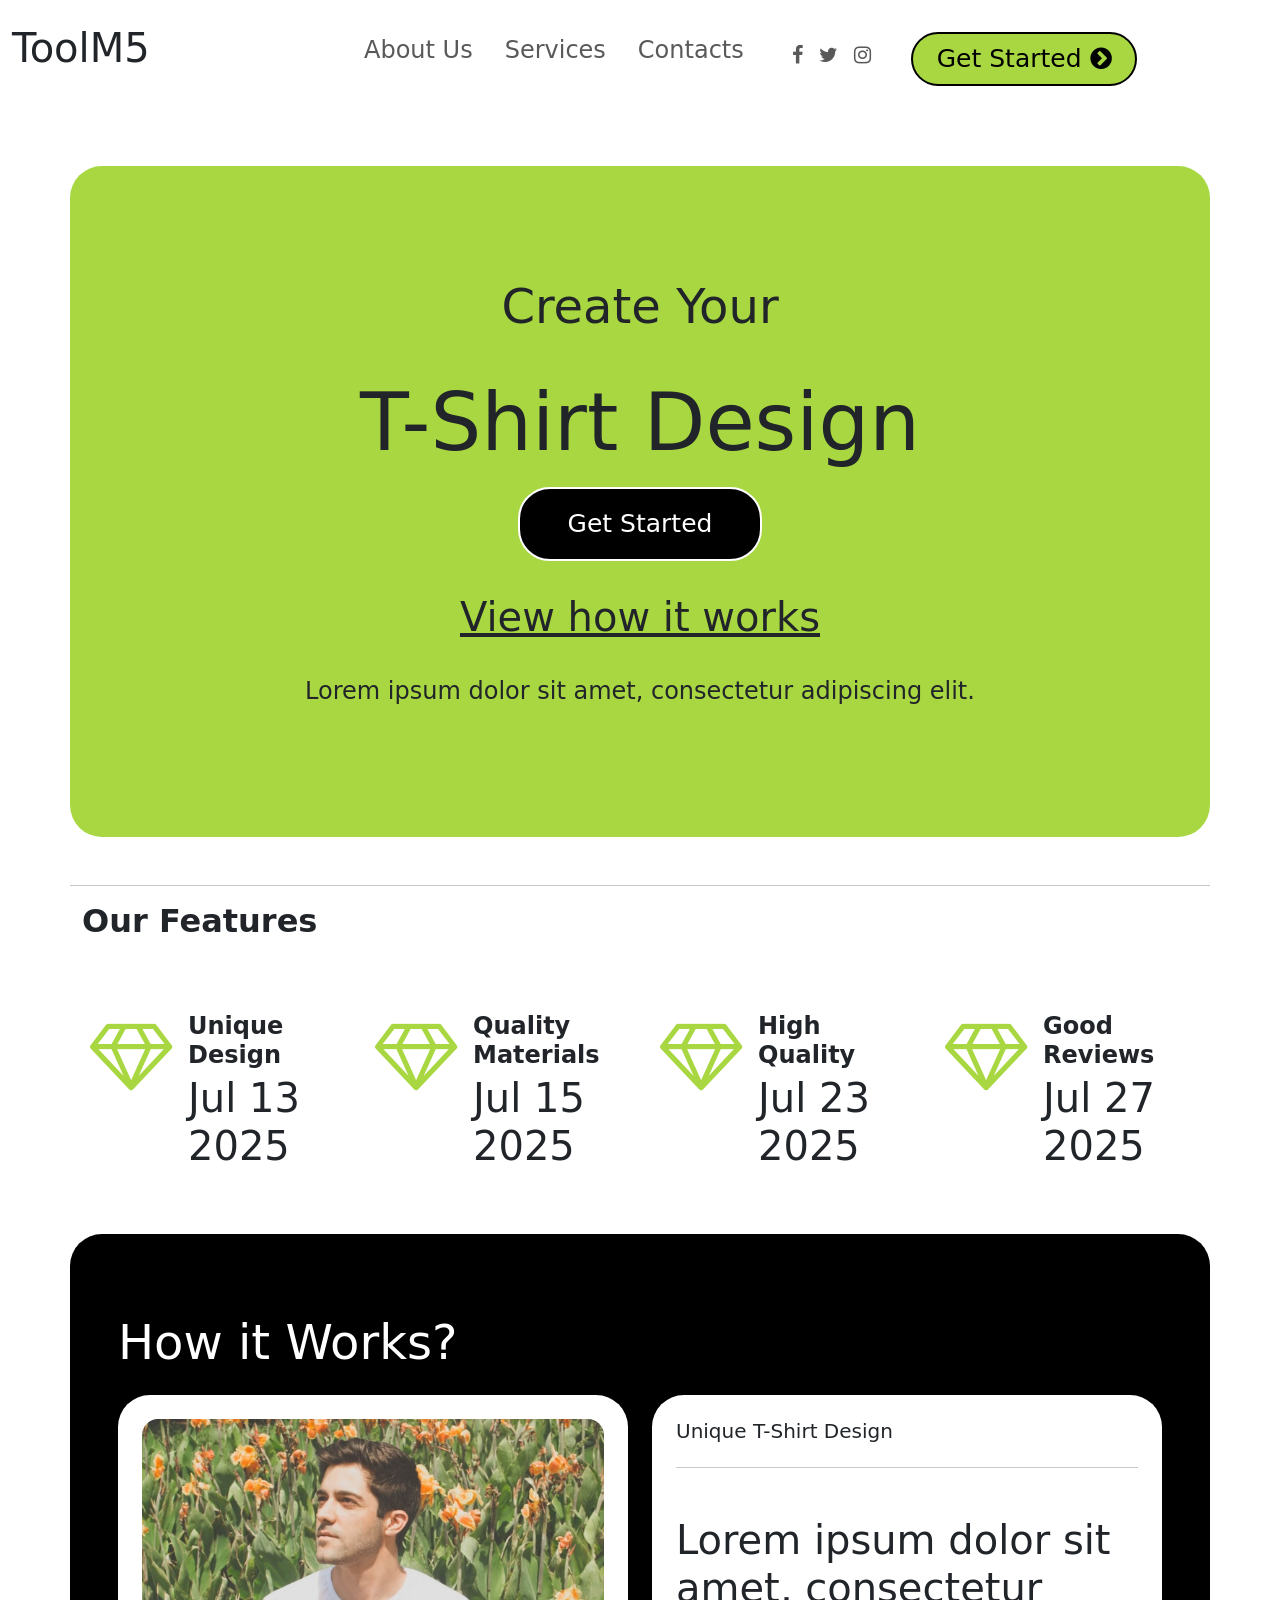
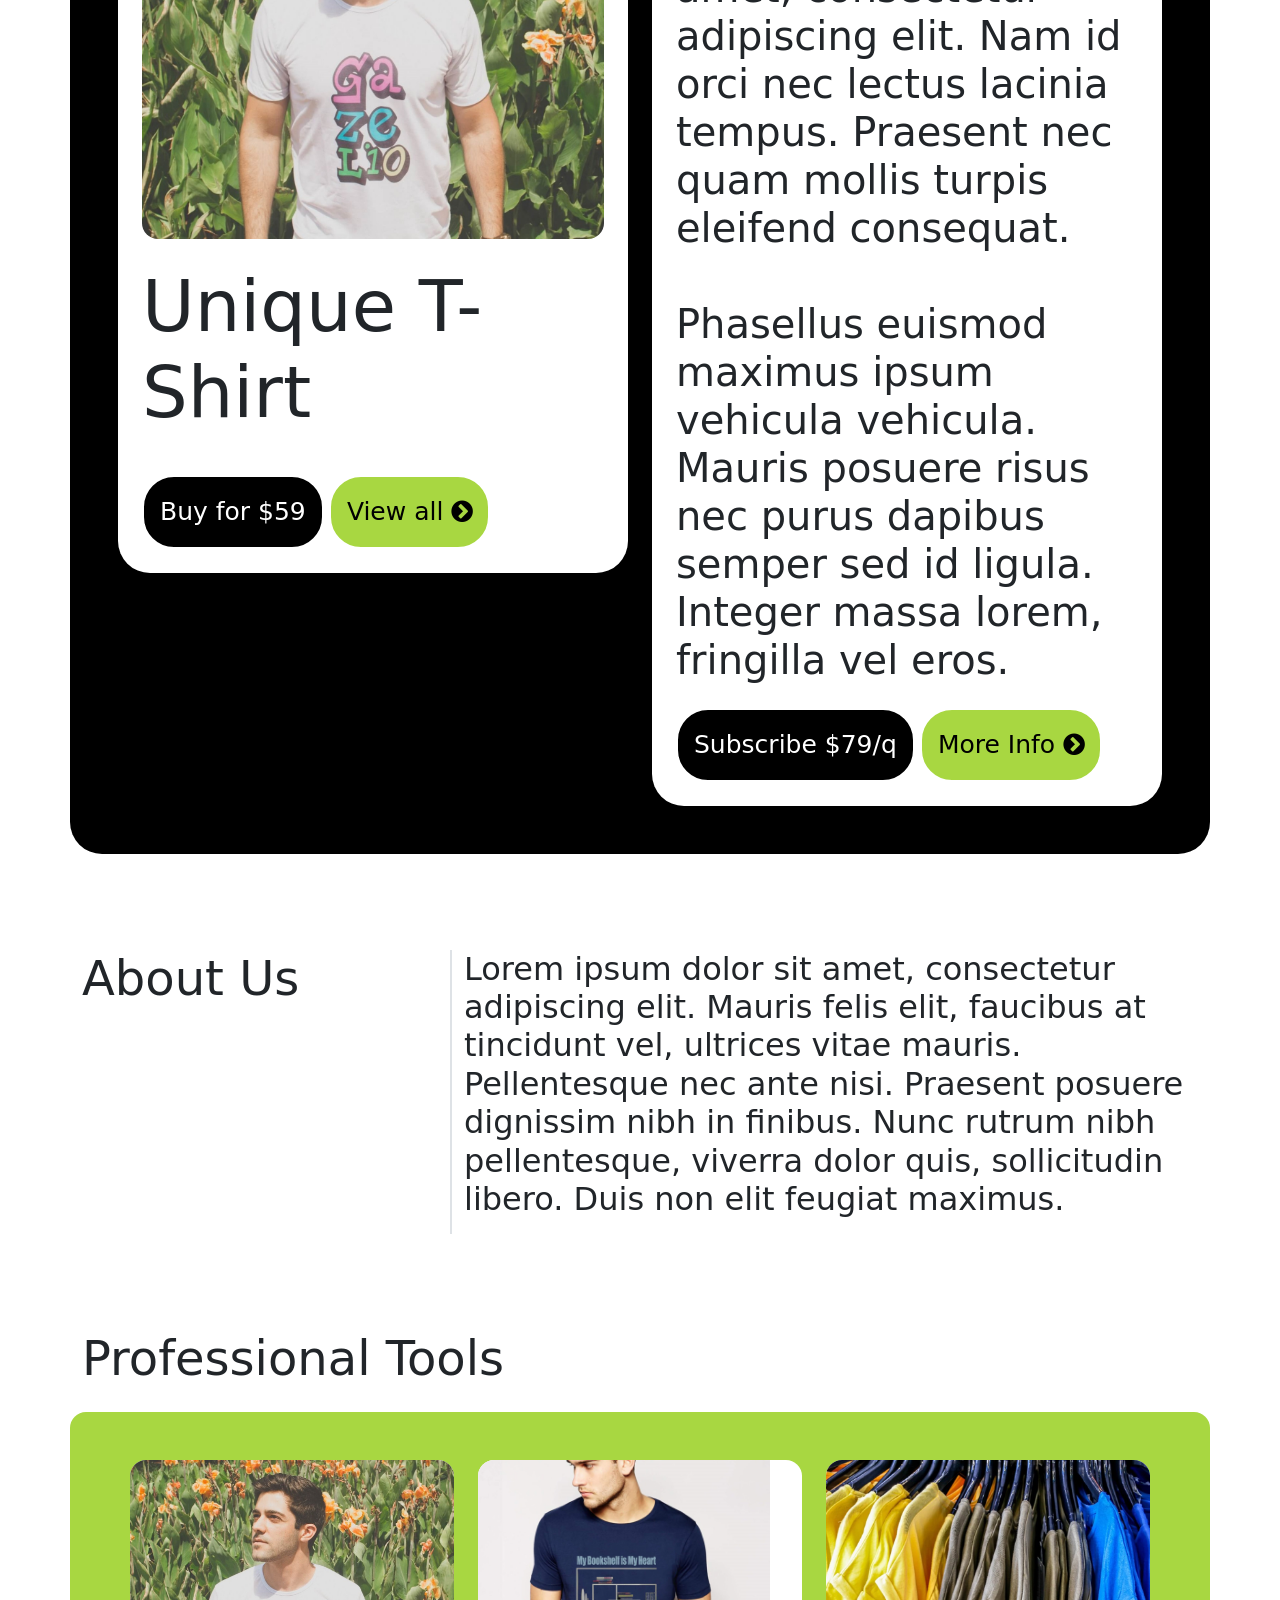
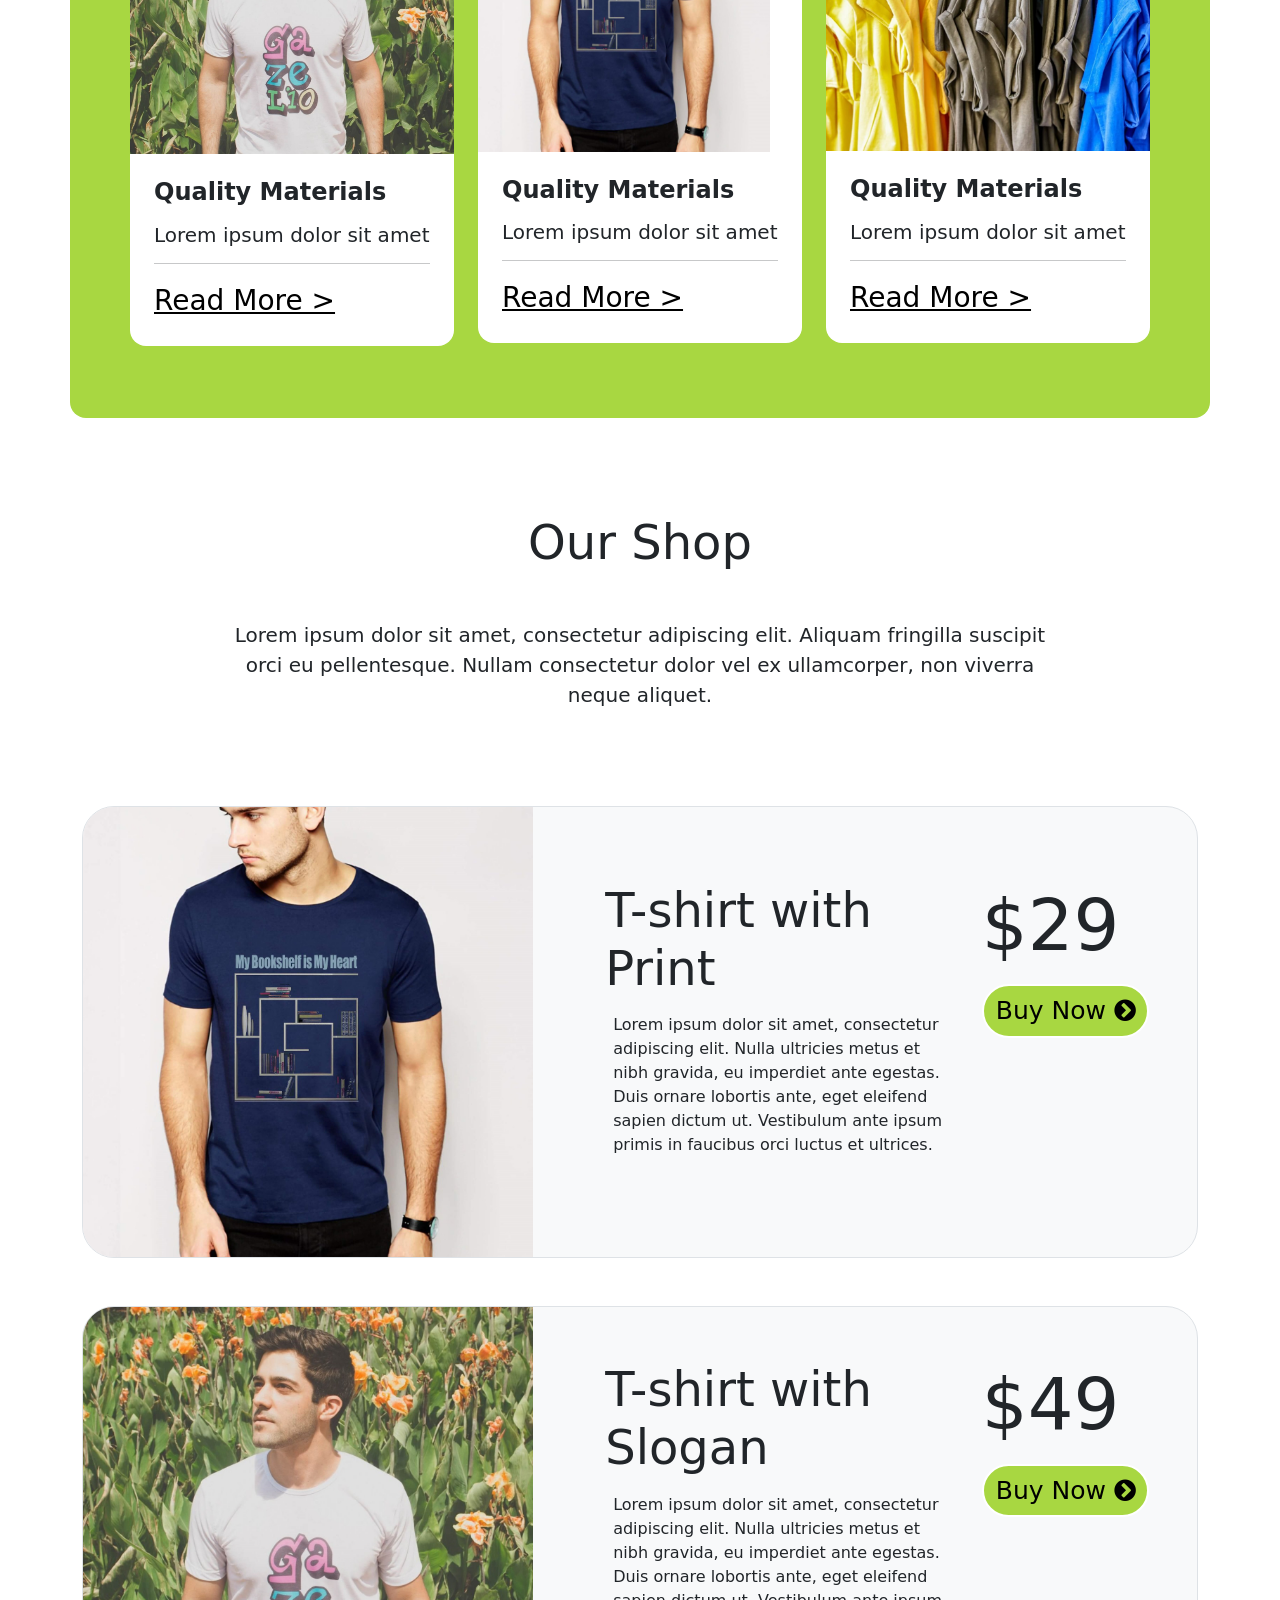
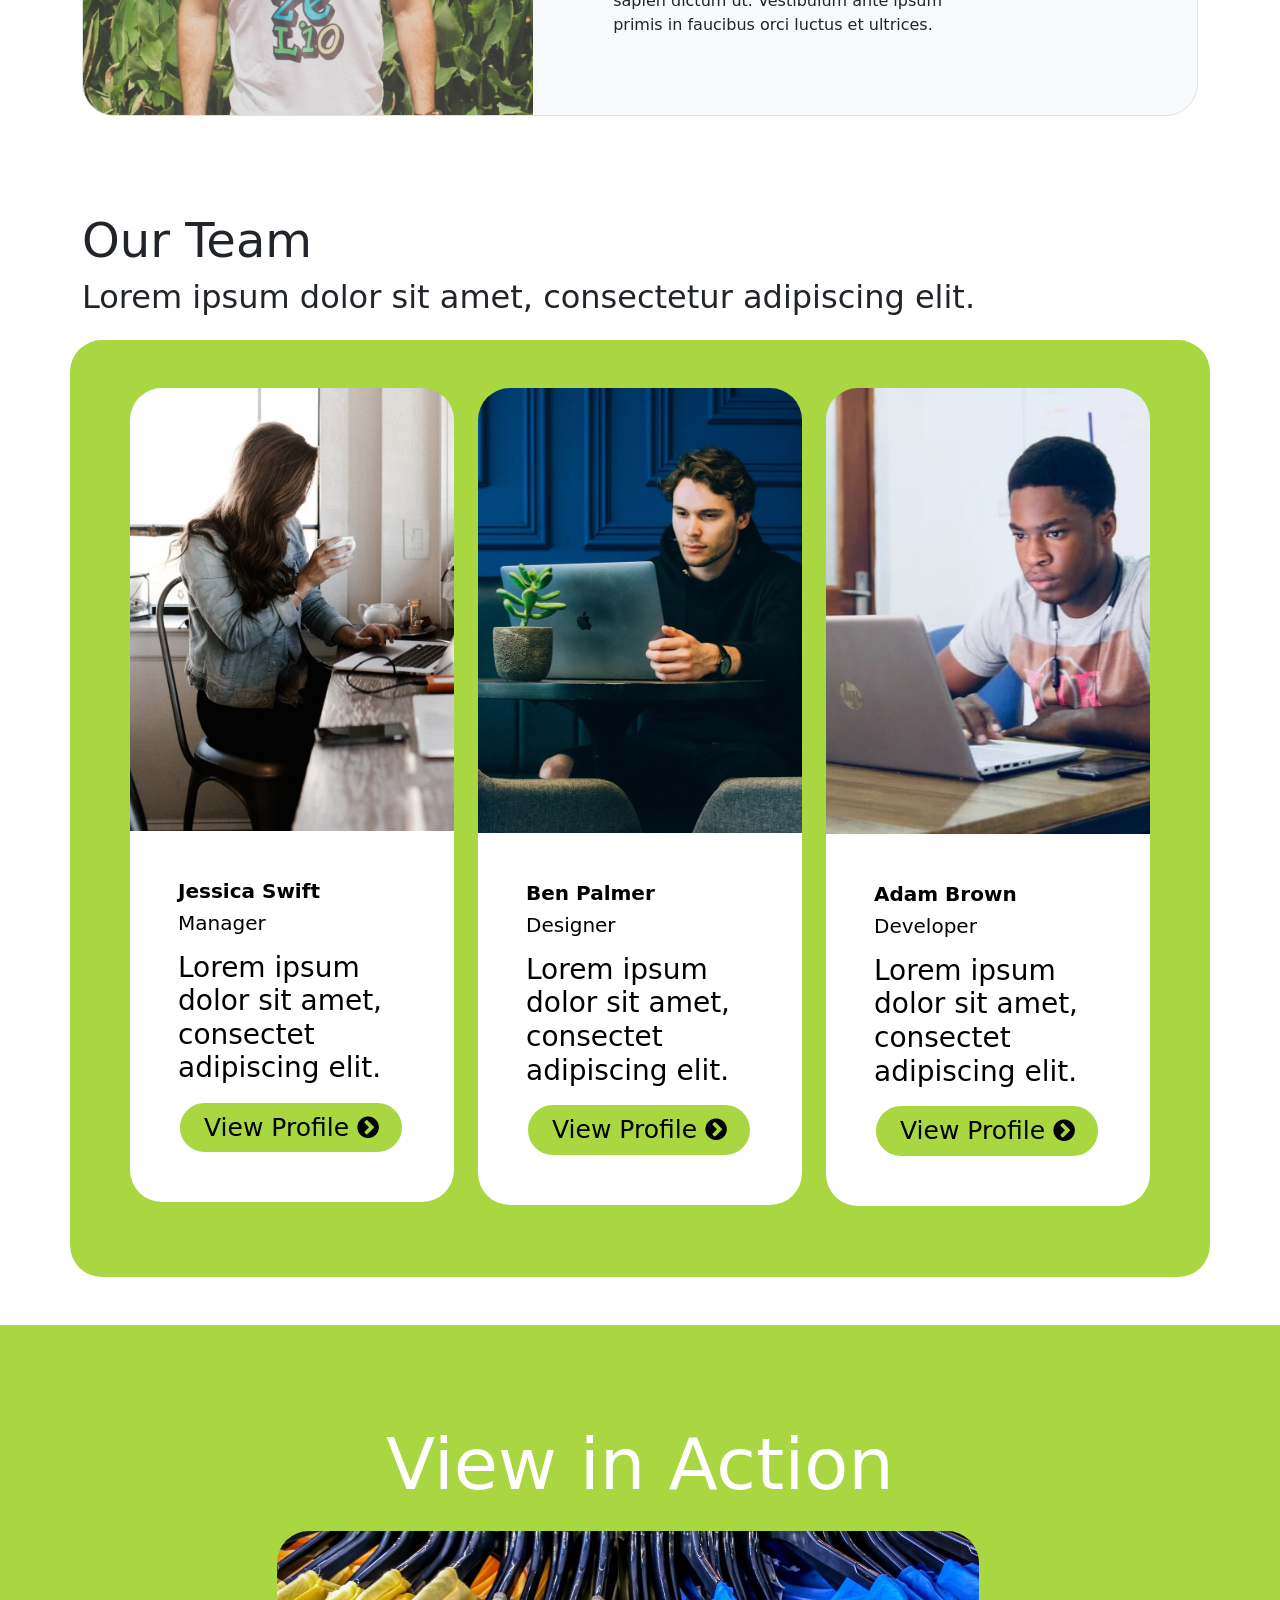
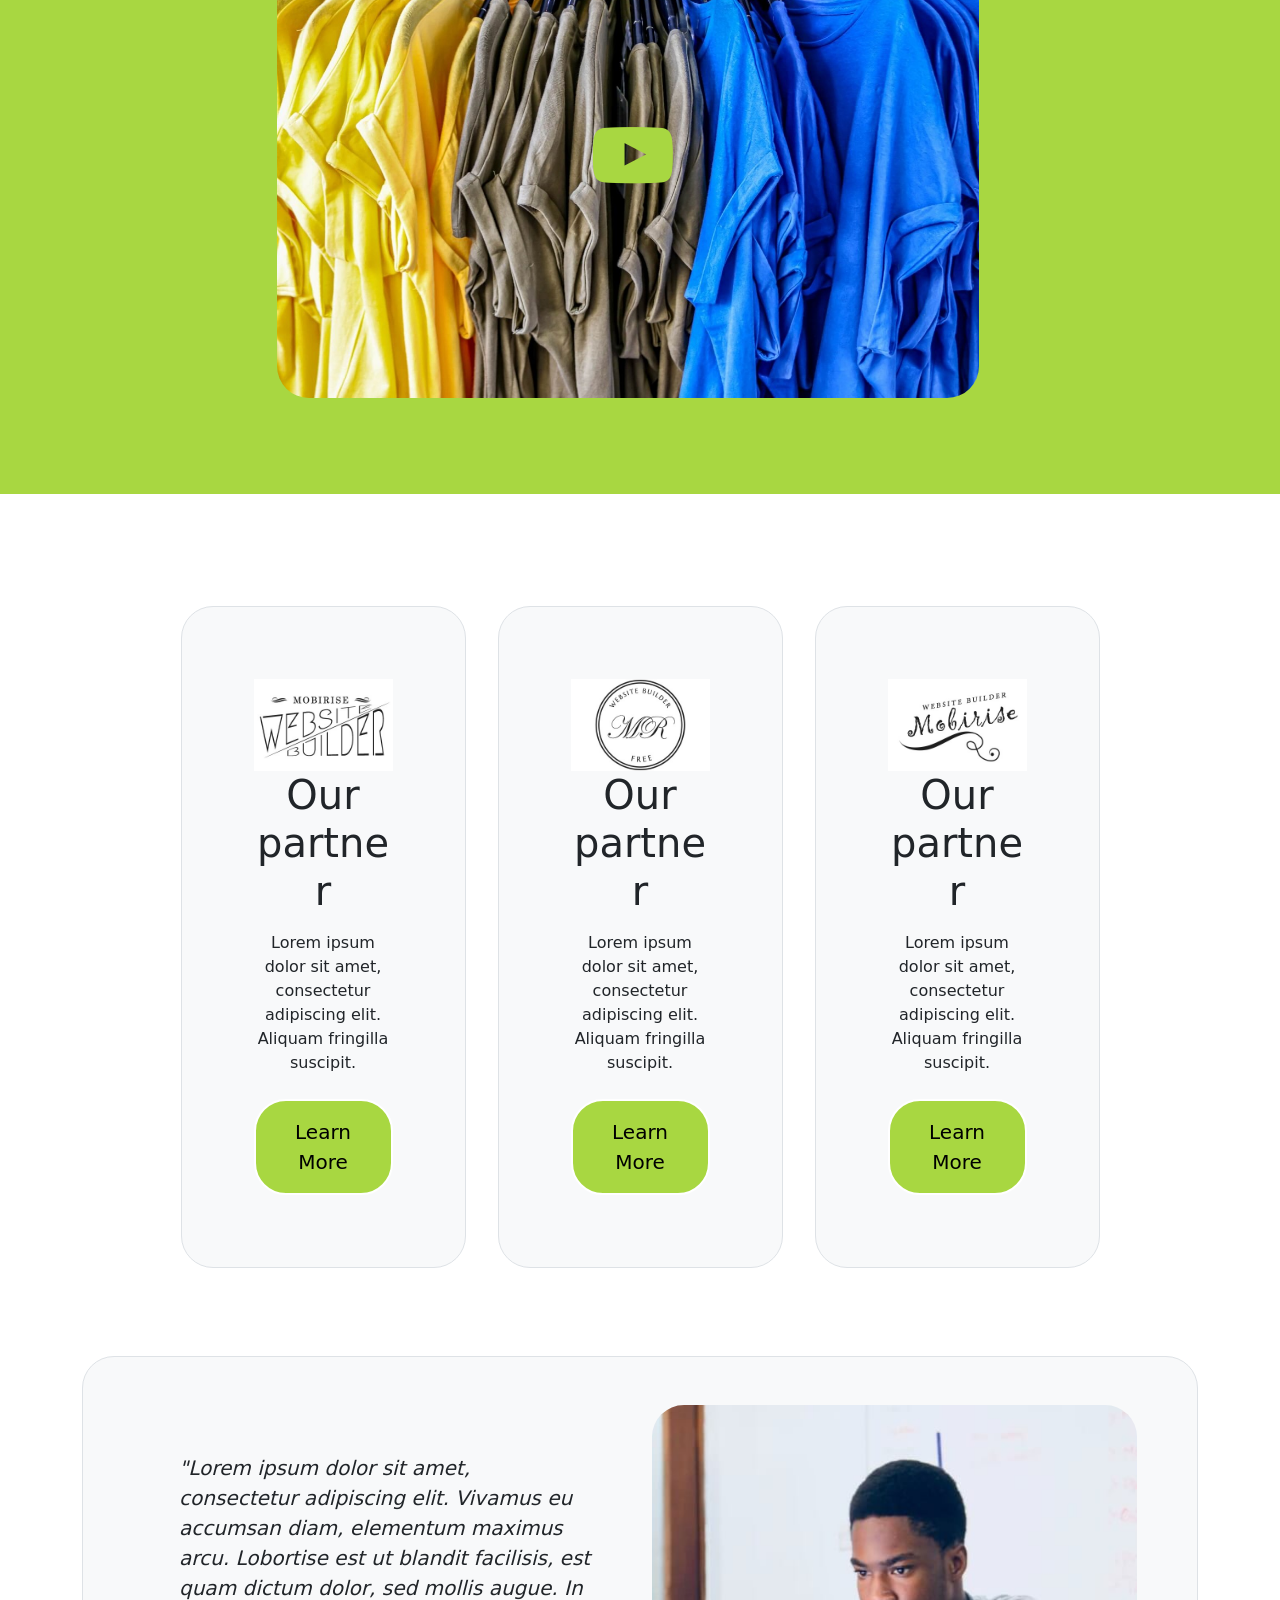
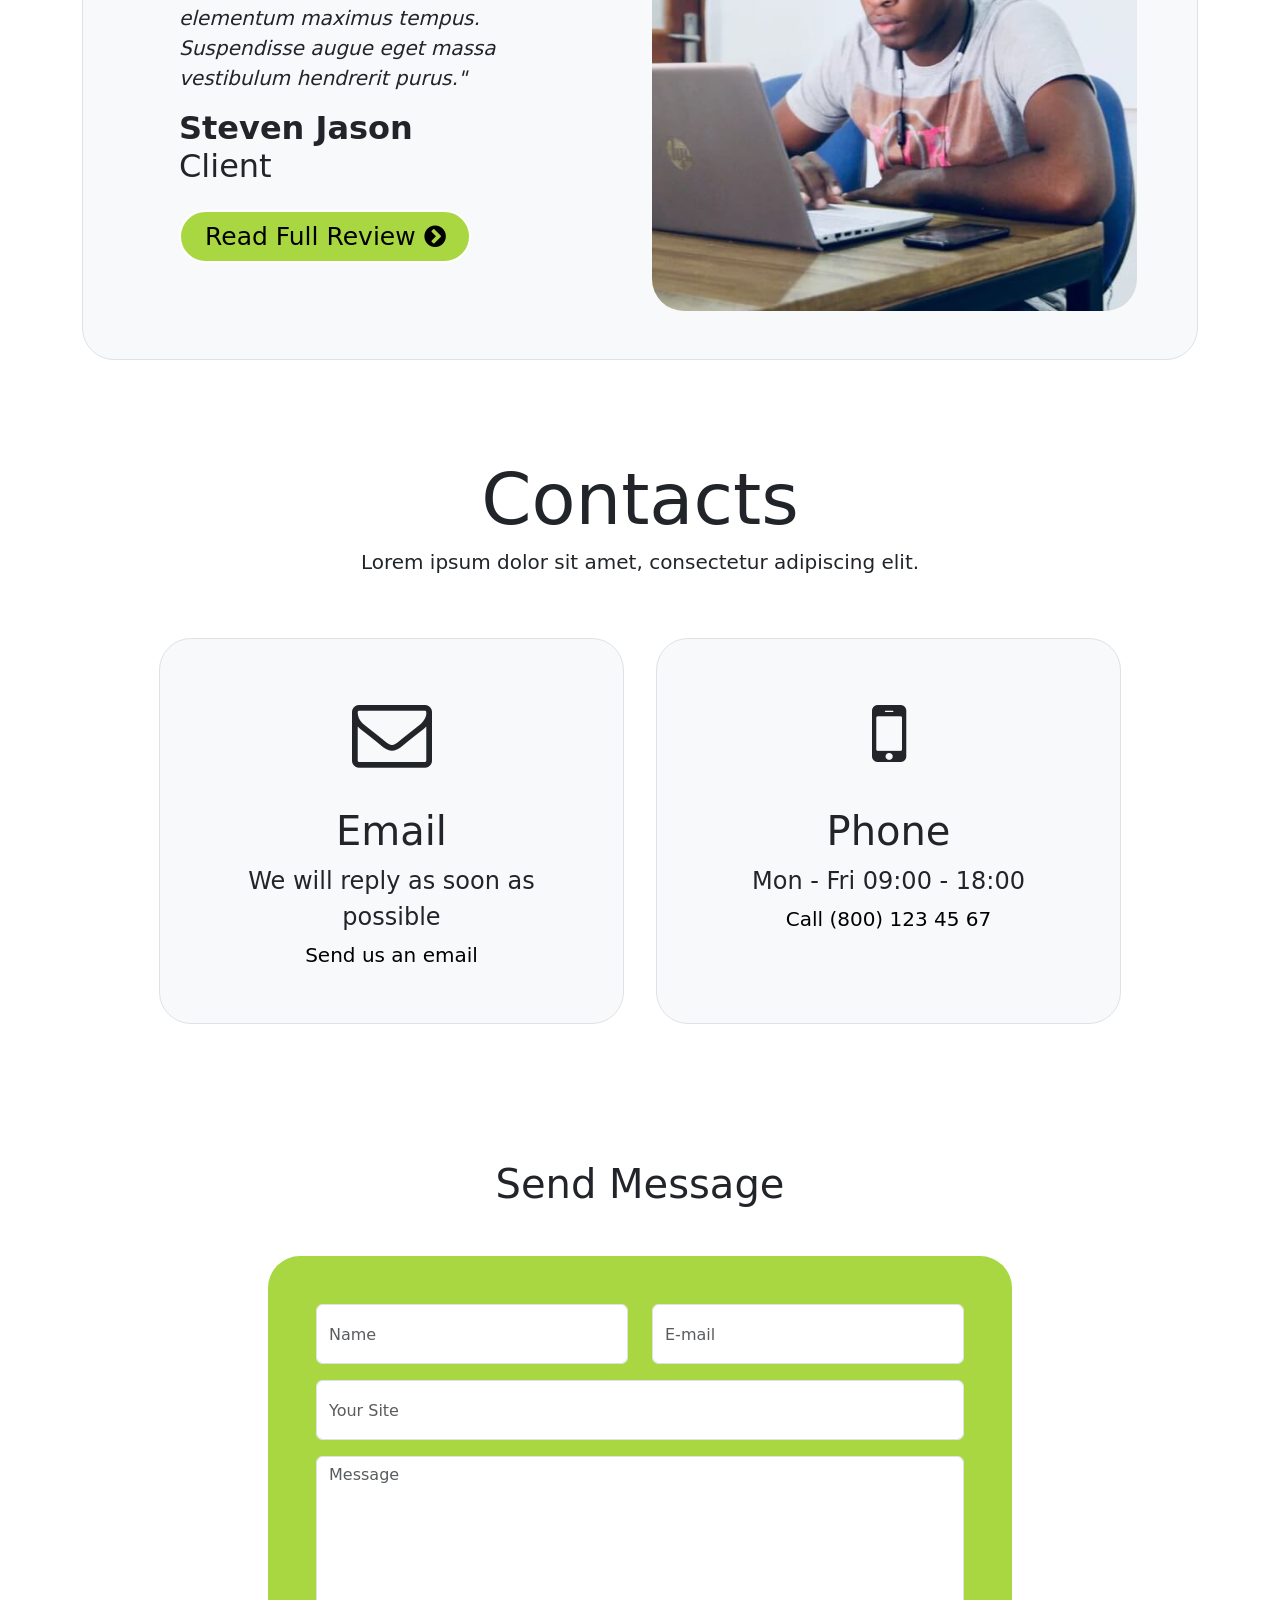
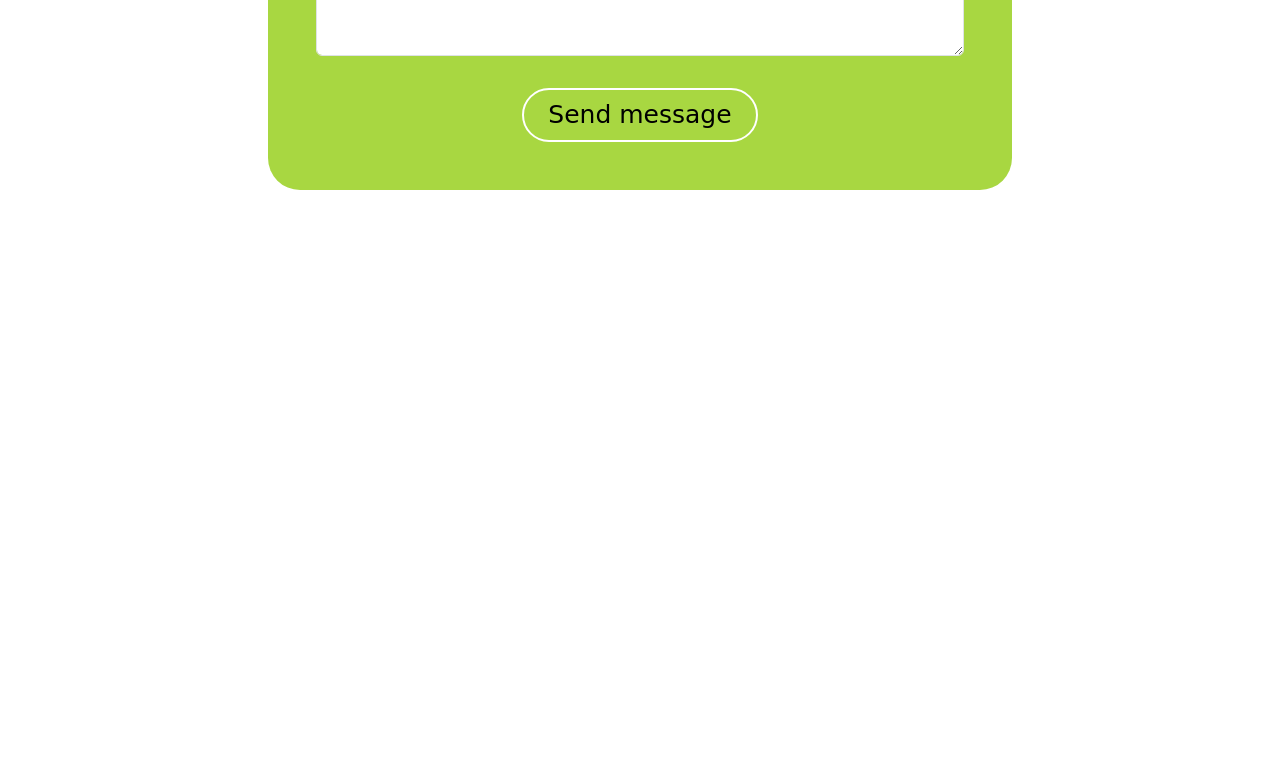
<file: Project/Bootstrap/index.html>
<!DOCTYPE html>
<html lang="en">

<head>
    <meta charset="UTF-8">
    <meta http-equiv="X-UA-Compatible" content="IE=edge">
    <meta name="viewport" content="width=device-width, initial-scale=1.0">
    <title>T-shirt Desigen</title>
    <link href="https://cdn.jsdelivr.net/npm/bootstrap@5.2.3/dist/css/bootstrap.min.css" rel="stylesheet">
    <script src="https://cdn.jsdelivr.net/npm/bootstrap@5.2.3/dist/js/bootstrap.bundle.min.js"></script>
    <link rel="stylesheet" href="style.css">
    <link rel="stylesheet" href="https://cdnjs.cloudflare.com/ajax/libs/font-awesome/4.7.0/css/font-awesome.min.css">
</head>

<body>
    
    <section>
        <div class="main container-fluid">
            <div class="row">
                <div class="nav1 col-3 py-4 ">
                    <a class="navbar-brand h1 fs-1 " href="#">ToolM5</a>
                </div>
                <div class="nav2 col-9 p-3  ">
                    <nav class="navbar navbar-expand-lg navbar-expand-md">
                        <div class="container text-sm-end">
                            <button class="navbar-toggler " type="button" data-bs-toggle="collapse"
                                data-bs-target="#collapsibleNavbar">
                                <span class="navbar-toggler-icon "></span>
                            </button>
                            <div class="collapse navbar-collapse text-center " id="collapsibleNavbar">
                                <ul class="navbar-nav nav-dropdown ">
                                    <li class="nav-item ">
                                        <a class="nav-link fs-4  mx-xl-2  my-auto mx-lg-0 text-sm-center" href="#">About Us</a>
                                    </li>
                                    <li class="nav-item">
                                        <a class="nav-link fs-4  mx-xl-2 my-auto mx-lg-0 text-sm-center" href="#">Services</a>
                                    </li>
                                    <li class="nav-item">
                                        <a class="nav-link fs-4  mx-xl-2 my-auto mx-lg-0 text-sm-center" href="#">Contacts</a>
                                    </li>
                                    <li class="nav-item ">
                                        <ul class="navbar-nav d-sm-flex py-2 flex-row mx-lg-0  justify-content-sm-center ">
                                            <li class="nav-item ps-4">
                                                <a class="nav-link fs-5" href="#"><i class="fa fa-facebook"
                                                        aria-hidden="true"></i></a>
                                            </li>
                                            <li class="nav-item  fs-5">
                                                <a class="nav-link" href="#"><i class="fa fa-twitter "
                                                        aria-hidden="true"></i></a>
                                            </li>
                                            <li class="nav-item fs-5">
                                                <a class="nav-link" href="#"><i class="fa fa-instagram"
                                                        aria-hidden="true"></i></a>
                                            </li>
                                        </ul>
                                    </li>
                                    <li class="nav-item">
                                        <a class="nav-link text-sm-center" href="#">
                                            <span class="btn  rounded-5 px-4 mx-4 text-black " style="background-color: rgba(168,215,65,255);border: 2px solid black">Get
                                                Started <span><i class="fa fa-chevron-circle-right justify-content-sm-center" aria-hidden="true"></i></span></span>
                                        </a>
                                    </li>
                                </ul>
                            </div>
                        </div>
                    </nav>
                </div>
            </div>
        </div>
    </section>

    <section>
        <div class="container mt-5">
            <!-- <div class="row row-bg justify-content-center">
                <div class="col-12 col-md-12 col-lg-8">
                    <div class="text-wrapper align-left">
                        <h1 class="mbr-section-title align-left mbr-fonts-style mb-4 display-5">Create your</h1>
                        <p class="mbr-text align-left mbr-fonts-style display-1">T-Shirt Design</p> 
                    </div>
                </div>
            </div> -->
            <div class="row bg1 row-bg justify-content-center rounded-5 text-center py-5">
                <div class="col-12 col-md-12 col-lg-8 py-5">
                    <h1 class="align-left mb-4 display-5 pt-3">Create Your</h1>
                    <p class="mbr-text align-left display-1 pt-3">T-Shirt Design</p>
                    <!-- <div class="mbr-section-btn mt-4">
                        <a href="" class="btn btn-lg btn-block display-7">Get Started</a>
                    </div> -->
                    <button type="button" id="button" class="btn py-3 rounded-5 p-3 px-5">Get Started</button>
                    <p class="mbr-text2 ali
                     pt-3 mbr-fonts-style display-6 my-3">
                        <strong><ins>View how it works</ins></strong>
                    </p>
                    <p class="mbr-text3 align-left py-3 mbr-fonts-style fs-4">
                        Lorem ipsum dolor sit amet, consectetur adipiscing elit.</p>
                </div>

            </div>
        </div>
    </section>

    <section>
        <div class="container mt-5 mb-5">
            <div class="row justify-content-center">
                <hr>
                <div class="col-12 mb-5">
                    <h2 class=""><strong> Our Features</strong></h2>
                </div>
                <div class="card col-12 col-md-6 col-lg-3">
                    <div class="card-wrapper d-flex flex-row mt-3 mb-3">
                        <div class="iconfont-wrapper display-2 ms-2 me-3">
                            <i id="icon" class="fa fa-diamond" aria-hidden="true"></i>
                        </div>
                        <div class="card-box">
                            <h4 class="card-title mbr-fonts-style mb-1 display-7"><strong>Unique Design</strong></h4>
                            <h5 class="card-text mbr-fonts-style display-6">Jul 13 2025</h5>
                        </div>
                    </div>
                </div>
                <div class="card col-12 col-md-6 col-lg-3">
                    <div class="card-wrapper d-flex flex-row mt-3 mb-3">
                        <div class="iconfont-wrapper display-2 ms-2 me-3">
                            <i id="icon" class="fa fa-diamond" aria-hidden="true"></i>
                        </div>
                        <div class="card-box">
                            <h4 class="card-title mbr-fonts-style mb-1 display-7"><strong>Quality Materials</strong>
                            </h4>
                            <h5 class="card-text mbr-fonts-style display-6">Jul 15 2025</h5>
                        </div>
                    </div>
                </div>
                <div class="card col-12 col-md-6 col-lg-3">
                    <div class="card-wrapper d-flex flex-row mt-3 mb-3">
                        <div class="iconfont-wrapper display-2 ms-2 me-3">
                            <i id="icon" class="fa fa-diamond" aria-hidden="true"></i>
                        </div>
                        <div class="card-box">
                            <h4 class="card-title mbr-fonts-style mb-1 display-7"><strong>High Quality</strong></h4>
                            <h5 class="card-text mbr-fonts-style display-6">Jul 23 2025</h5>
                        </div>
                    </div>
                </div>
                <div class="card col-12 col-md-6 col-lg-3">
                    <div class="card-wrapper d-flex flex-row mt-3 mb-3">
                        <div class="iconfont-wrapper display-2 ms-2 me-3">
                            <i id="icon" class="fa fa-diamond" aria-hidden="true"></i>
                        </div>
                        <div class="card-box">
                            <h4 class="card-title mbr-fonts-style mb-1 display-7"><strong>Good Reviews</strong></h4>
                            <h5 class="card-text mbr-fonts-style display-6">Jul 27 2025</h5>
                        </div>
                    </div>
                </div>
            </div>
        </div>
    </section>

    <section class="pb-5">
        <div class="container bg-black rounded-5 p-5">
            <div class="row justify-content-center row-bg mt-4 ">
                <div class="col-12 pb-4">
                    <h4 class="display-5 text-white pt-2 mb-0 align-left">How it Works?</h4>
                </div>

                <div class="col-12 md-pb col-md-12 col-lg-6 first">
                    <div class="card item-wrapper p-4 rounded-5">
                        <div class="item-img">
                            <img class="rounded-4" src="Image/asset 0.jpeg" alt="" height="100%" width="100%">
                        </div>
                        <div class="item-content">
                            <h5 class="item-title align-left mt-4 mb-3 mbr-fonts-style display-2">Unique T-Shirt</h5>
                        </div>

                        <div class="mbr-section-btn pt-4 mb-0 align-right"><a href=""
                                class="btn rounded-5 p-3 item-btn btn-black-outline display-7" target="_blank">Buy for
                                $59</a>
                            <a href="" class="btn rounded-5 p-3 item-btn btn-primary display-7 buy" target="_blank">
                                <span
                                    class=""></span>View
                                all <span><i class="fa fa-chevron-circle-right" aria-hidden="true"></i></span></a>
                        </div>
                    </div>
                    <br>
                </div>
                <div class="сol-12 md-pb col-md-12 col-lg-6 first">
                    <div class="card item-wrapper rounded-5 p-4">
                        <div class="item-content">
                            <h5 class="item-title title-border align-left mb-4 mbr-fonts-style display-7">Unique T-Shirt
                                Design</h5>
                            <hr>
                            <p class="mbr-text align-left mt-5 mb-0 mbr-fonts-style display-6">Lorem ipsum dolor sit
                                amet, consectetur adipiscing elit. Nam id orci nec lectus lacinia tempus. Praesent nec
                                quam mollis turpis eleifend consequat. <br><br>Phasellus euismod maximus ipsum vehicula
                                vehicula. Mauris posuere risus nec purus dapibus semper sed id ligula. Integer massa
                                lorem, fringilla vel eros.</p>
                        </div>
                        <div class="item-content ">

                            <div class="mbr-section-btn pt-4 mb-0 align-right"><a href=""
                                    class="btn rounded-5 p-3 item-btn btn-black-outline display-7"
                                    target="_blank">Subscribe $79/q</a>
                                <a href="" class="btn rounded-5 p-3 item-btn btn-primary display-7 buy"
                                    target="_blank"><span
                                        class="mobi-mbri mobi-mbri-arrow-next mbr-iconfont mbr-iconfont-btn"></span>More
                                    Info <span><i class="fa fa-chevron-circle-right" aria-hidden="true"></i></span></a>
                            </div>
                        </div>
                    </div>
                </div>


            </div>
        </div>
    </section>

    <section>
        <div class="container py-5">
            <div class="row justify-content-center">
                <div class="col-12 col-md">
                    <h5 class="mbr-section-title mbr-fonts-style mb-4 display-5">About Us</h5>

                </div>

                <div class="col-md-12 col-lg-8 border-2 border-start">
                    <p class="mbr-text mbr-fonts-style display-6 fs-2">Lorem
                        ipsum dolor sit amet, consectetur adipiscing elit. Mauris felis elit, faucibus at tincidunt vel,
                        ultrices vitae mauris. Pellentesque nec ante nisi. Praesent posuere dignissim nibh in finibus.
                        Nunc
                        rutrum nibh pellentesque, viverra dolor quis, sollicitudin libero. Duis non elit feugiat
                        maximus.
                    </p>
                </div>
            </div>
        </div>
    </section>

    <section>
        <div class="container py-5">
            <div class="mbr-section-head pb-4">
                <h4 class="mbr-section-title mbr-fonts-style align-left mb-0 display-5">Professional Tools</h4>
            </div>
            <div class="row row-bg justify-content-center p-5 rounded-4" id="row">
                <div class="col-12 col-md-6 col-lg-4">
                    <div class="item-wrapper rounded-4 bg-white">
                        <div class="item-img">
                            <img src="Image/asset 0.jpeg" alt="" height="100%" width="100%">
                        </div>
                        <div class="item-content p-4">
                            <h6 class="align-left mb-3 display-7 fs-4"><strong>Quality Materials</strong></h6>
                            <h5 class="mb-2 align-left display-7 ">Lorem ipsum dolor sit amet</h5>
                            <hr>
                            <p class="display-7 mt-3 mb-0 align-left fs-3 "><a href="#" class="text-black">Read More
                                    &gt;</a></p>
                        </div>
                    </div>
                    <br>
                </div>

                <div class="col-12 col-md-6 col-lg-4">
                    <div class="item-wrapper rounded-4 bg-white">
                        <div class="item-img">
                            <img src="Image/asset 2.jpeg" alt="" height="100%" width="90%">
                        </div>
                        <div class="item-content p-4">
                            <h6 class="align-left mb-3 display-7 fs-4"><strong>Quality Materials</strong></h6>
                            <h5 class="mb-2 align-left display-7 ">Lorem ipsum dolor sit amet</h5>
                            <hr>
                            <p class="display-7 mt-3 mb-0 align-left fs-3 "><a href="#" class="text-black">Read More
                                    &gt;</a></p>
                        </div>
                    </div>
                    <br>
                </div>

                <div class="col-12 col-md-6 col-lg-4">
                    <div class="item-wrapper rounded-4 bg-white">
                        <div class="item-img">
                            <img src="Image/asset 1.jpeg" alt="" height="100%" width="135%">
                        </div>
                        <div class="item-content p-4">
                            <h6 class="align-left mb-3 display-7 fs-4"><strong>Quality Materials</strong></h6>
                            <h5 class="mb-2 align-left display-7 ">Lorem ipsum dolor sit amet</h5>
                            <hr>
                            <p class="display-7 mt-3 mb-0 align-left fs-3 "><a href="#" class="text-black">Read More
                                    &gt;</a></p>
                        </div>
                    </div>

                </div>

            </div>

        </div>
    </section>

    <section>
        <div class="container py5">
            <div class="row justify-content-center">
                <div class="col-md-12 col-lg-9 mt-5">

                    <h4 class="align-left text-center mbr-fonts-style mb-5 display-5">
                        Our Shop</h4>
                    <p class="mbr-text align-left text-center mb-5 mbr-fonts-style display-7 fs-5">
                        Lorem ipsum dolor sit amet, consectetur adipiscing elit. Aliquam fringilla suscipit orci eu
                        pellentesque. Nullam consectetur dolor vel ex ullamcorper, non viverra neque aliquet.</p>
                </div>
            </div>
        </div>
    </section>

    <section>
        <div class="container py-5">
            <div class="card rounded-5 border bg-light" id="item">
                <div class="card-wrapper">
                    <div class="row align-items-center">
                        <div class="col-12 col-md-5">
                            <div class="image-wrapper">
                                <img src="Image/asset 2.jpeg" alt="Mobirise" height="100%" width="100%">
                            </div>
                        </div>
                        <div class="col-12 col-md">
                            <div class="card-box p-5">
                                <div class="row">
                                    <div class="col-md">
                                        <h6 class="card-title mbr-fonts-style display-5">T-shirt with Print</h6>
                                        <p class="mbr-text mbr-fonts-style p-2 display-7">
                                            Lorem ipsum dolor sit amet, consectetur adipiscing elit. Nulla ultricies
                                            metus
                                            et nibh gravida, eu imperdiet ante egestas. Duis ornare lobortis ante, eget
                                            eleifend sapien dictum ut. Vestibulum ante ipsum primis in faucibus orci
                                            luctus
                                            et ultrices.</p>
                                    </div>
                                    <div class="col-md-auto">
                                        <p class="price mbr-fonts-style display-2">$29</p>
                                        <div class="mbr-section-btn"><a href="https://mobiri.se"
                                                class="btn buy rounded-5 display-4"><span
                                                    class="mobi-mbri mobi-mbri-arrow-next mbr-iconfont mbr-iconfont-btn"></span>
                                                Buy Now <span><i class="fa fa-chevron-circle-right" aria-hidden="true"></i></span>
                                            </a></div>
                                    </div>
                                    <div></div>
                                </div>
                            </div>
                        </div>
                    </div>
                </div>
            </div>
            <br>
            <br>
            <div class="card rounded-5 border bg-light" id="item">
                <div class="card-wrapper">
                    <div class="row align-items-center">
                        <div class="col-12 col-md-5">
                            <div class="image-wrapper">
                                <img src="Image/asset 0.jpeg" alt="Mobirise" height="100%" width="100%">
                            </div>
                        </div>
                        <div class="col-12 col-md">
                            <div class="card-box p-5">
                                <div class="row">
                                    <div class="col-md">
                                        <h6 class="card-title mbr-fonts-style display-5">T-shirt with Slogan</h6>
                                        <p class="mbr-text mbr-fonts-style p-2 display-7">
                                            Lorem ipsum dolor sit amet, consectetur adipiscing elit. Nulla ultricies
                                            metus
                                            et nibh gravida, eu imperdiet ante egestas. Duis ornare lobortis ante, eget
                                            eleifend sapien dictum ut. Vestibulum ante ipsum primis in faucibus orci
                                            luctus
                                            et ultrices.</p>
                                    </div>
                                    <div class="col-md-auto">
                                        <p class="price mbr-fonts-style display-2">$49</p>
                                        <div class="mbr-section-btn"><a href="https://mobiri.se"
                                                class="btn buy rounded-5 display-4"><span
                                                    class="mobi-mbri mobi-mbri-arrow-next mbr-iconfont mbr-iconfont-btn"></span>
                                                Buy Now <span><i class="fa fa-chevron-circle-right" aria-hidden="true"></i></span>
                                            </a></div>
                                    </div>
                                    <div></div>
                                </div>
                            </div>
                        </div>
                    </div>
                </div>
            </div>

        </div>
    </section>

    <section>
        <div class="container py-5">
            <div class="mbr-section-head">
                <h4 class="mbr-section-title align-left mbr-fonts-style mb-0 display-5">
                    Our Team</h4>
                <h5 class="mbr-section-subtitle mbr-fonts-style align-left mb-0 mt-2 display-5 fs-2">Lorem ipsum dolor
                    sit amet, consectetur
                    adipiscing elit.</h5>
            </div>

            <div class="row row-bg mt-4 p-5 buy rounded-5">

                <div class="item features-image сol-12 col-md-6 col-lg-4">
                    <div class="item-wrapper rounded-5">
                        <div class="item-img">
                            <img src="Image/asset 3.jpeg" height="100%" width="100%">
                        </div>
                        <div class="item-content p-5 bg-white">
                            <h5 class="item-title mbr-fonts-style display-7"><strong>Jessica Swift</strong></h5>
                            <h6 class="item-subtitle mbr-fonts-style mt-1 display-7 fs-5">
                                Manager</h6>
                            <p class="mbr-text mbr-fonts-style mt-3 display-6 fs-3">Lorem ipsum dolor sit amet,
                                consectet
                                adipiscing elit.</p>
                            <div class="mbr-section-btn item-footer  bg-white"><a href=""
                                    class="btn buy btn-primary item-btn rounded-5 px-4 display-4" target="_blank"><span
                                        class="mobi-mbri mobi-mbri-arrow-next mbr-iconfont mbr-iconfont-btn"></span>View
                                    Profile <span><i class="fa fa-chevron-circle-right" aria-hidden="true"></i></span></a></div>
                        </div>
                    </div>
                    <br>
                </div>
                <div class="item features-image сol-12 col-md-6 col-lg-4">
                    <div class="item-wrapper rounded-5">
                        <div class="item-img">
                            <img src="Image/asset 4.jpeg" height="100%" width="110%">
                        </div>
                        <div class="item-content p-5 bg-white">
                            <h5 class="item-title mbr-fonts-style display-7"><strong>Ben Palmer</strong></h5>
                            <h6 class="item-subtitle mbr-fonts-style mt-1 display-7 fs-5">
                                Designer</h6>
                            <p class="mbr-text mbr-fonts-style mt-3 display-6 fs-3">Lorem ipsum dolor sit amet,
                                consectet
                                adipiscing elit.</p>
                            <div class="mbr-section-btn item-footer  bg-white"><a href=""
                                    class="btn buy btn-primary item-btn rounded-5 px-4 display-4" target="_blank"><span
                                        class="mobi-mbri mobi-mbri-arrow-next mbr-iconfont mbr-iconfont-btn"></span>View
                                    Profile <span><i class="fa fa-chevron-circle-right" aria-hidden="true"></i></span></a></div>
                        </div>
                    </div>
                    <br>
                </div>
                <div class="item features-image сol-12 col-md-6 col-lg-4">
                    <div class="item-wrapper rounded-5">
                        <div class="item-img">
                            <img src="Image/asset 5.jpeg" height="100%" width="138%">
                        </div>
                        <div class="item-content p-5 bg-white">
                            <h5 class="item-title mbr-fonts-style display-7"><strong>Adam Brown</strong></h5>
                            <h6 class="item-subtitle mbr-fonts-style mt-1 display-7 fs-5">
                                Developer</h6>
                            <p class="mbr-text mbr-fonts-style mt-3 display-6 fs-3">Lorem ipsum dolor sit amet,
                                consectet
                                adipiscing elit.</p>
                            <div class="mbr-section-btn item-footer  bg-white"><a href=""
                                    class="btn buy btn-primary item-btn rounded-5 px-4 display-4" target="_blank"><span
                                        class="mobi-mbri mobi-mbri-arrow-next mbr-iconfont mbr-iconfont-btn"></span>View
                                    Profile <span><i class="fa fa-chevron-circle-right" aria-hidden="true"></i></span></a></div>
                        </div>
                    </div>
                </div>

            </div>
        </div>
    </section>

    <section>
        <div class="align-center container-fluied p-5" id="row">
            <div class="row p-5">
                <div class="mbr-section-head">
                    <h4 class="mbr-section-title mbr-fonts-style text-white mb-0 display-2 text-center">
                        View in Action</h4>
                </div>
                <div class="row justify-content-center mt-4">
                    <div class="col-12 col-lg-8">
                        <div class="box rounded-5" id="box">
                            <div class="mbr-media show-modal align-center" data-modal=".modalWindow">
                                <img src="Image/asset 1.jpeg" alt="Mobirise" height="100%" width="100%">
                                <div class="icon-wrap">
                                    <a class="display-1" id="you" href="#"><i class="fa fa-youtube-play"
                                            aria-hidden="true"></i>
                                    </a>
                                </div>
                            </div>
                        </div>
                    </div>
                </div>
            </div>

        </div>
    </section>

    <section>
        <div class="container py-5">
            <div class="row justify-content-center mt-5">

                <div class="card col-12 col-md-6 col-lg-3 rounded-5 p-5 bg-light border m-3" id="item">
                    <div class="card-wrapper p-4">
                        <div class="img-wrapper">
                            <img src="Image/asset 7.jpeg" alt="Mobirise" height="100%" width="100%">
                        </div>
                        <div class="card-box align-center">

                            <h5 class="card-title mbr-fonts-style mb-3 fs-1 text-center">
                                Our partner
                            </h5>
                            <p class="mbr-text mbr-fonts-style mb-4 display-7 fs-6 text-center">
                                Lorem ipsum dolor sit amet, consectetur adipiscing elit. Aliquam fringilla suscipit.</p>
                            <div class="mbr-section-btn text-center mt-3"><a class="btn rounded-5 px-4 py-3 buy fs-5"
                                    href="https://mobiri.se">Learn More</a></div>
                        </div>
                    </div>
                </div>
                <div class="card col-12 col-md-6 col-lg-3 rounded-5 p-5 bg-light border m-3" id="item">
                    <div class="card-wrapper p-4">
                        <div class="img-wrapper">
                            <img src="Image/asset 6.jpeg" alt="Mobirise" height="100%" width="100%">
                        </div>
                        <div class="card-box align-center">

                            <h5 class="card-title mbr-fonts-style mb-3 fs-1 text-center">
                                Our partner
                            </h5>
                            <p class="mbr-text mbr-fonts-style mb-4 display-7 fs-6 text-center">
                                Lorem ipsum dolor sit amet, consectetur adipiscing elit. Aliquam fringilla suscipit.</p>
                            <div class="mbr-section-btn text-center mt-3"><a class="btn rounded-5 px-4 py-3 buy fs-5"
                                    href="https://mobiri.se">Learn More</a></div>
                        </div>
                    </div>
                </div>
                <div class="card col-12 col-md-6 col-lg-3 rounded-5 p-5 bg-light border m-3" id="item">
                    <div class="card-wrapper p-4">
                        <div class="img-wrapper">
                            <img src="Image/asset 9.jpeg" alt="Mobirise" height="100%" width="100%">
                        </div>
                        <div class="card-box align-center">

                            <h5 class="card-title mbr-fonts-style mb-3 fs-1 text-center">
                                Our partner
                            </h5>
                            <p class="mbr-text mbr-fonts-style mb-4 display-7 fs-6 text-center">
                                Lorem ipsum dolor sit amet, consectetur adipiscing elit. Aliquam fringilla suscipit.</p>
                            <div class="mbr-section-btn text-center mt-3"><a class="btn rounded-5 px-4 py-3 buy fs-5"
                                    href="https://mobiri.se">Learn More</a></div>
                        </div>
                    </div>
                </div>



            </div>
        </div>
    </section>

    <section>
        <div class="container p-4">
            <div id="item" class="row row-bg bg-light border rounded-5 justify-content-center p-5">

                <div class="col-12 md-pb col-md-12 col-lg-6 p-5">
                    <div class="text-wrapper">

                        <p class="mbr-text align-left mbr-fonts-style display-7 fs-5"><em>"Lorem ipsum dolor sit amet,
                                consectetur
                                adipiscing elit.
                                Vivamus eu accumsan diam, elementum maximus arcu. Lobortise est ut blandit facilisis,
                                est
                                quam dictum dolor, sed mollis augue. In elementum maximus tempus. Suspendisse augue eget
                                massa vestibulum hendrerit purus."</em><br></p>
                        <h2 class="mbr-section-title align-left mbr-fonts-style mb-4 display-7"><strong>Steven
                                Jason</strong><br>Client</h2>
                        <div class="mbr-section-btn mt-4"><a class="btn buy display-7 rounded-5 px-4"
                                href="https://mobiri.se"><span
                                    class="mobi-mbri mobi-mbri-arrow-next mbr-iconfont mbr-iconfont-btn"></span>Read
                                Full
                                Review <span><i class="fa fa-chevron-circle-right" aria-hidden="true"></i></span></a></div>
                    </div>

                </div>
                <div class="col-12 col-md-12 col-lg-6 image-wrapper ">
                    <img class="w-100 rounded-5" src="Image/asset 5.jpeg" alt="Mobirise" height="100%" width="100%">
                </div>

            </div>
        </div>
    </section>

    <section>
        <div class="container p-4 my-5">
            <div class="mbr-section-head pb-4">
                <h3 class="mbr-section-title mbr-fonts-style mb-0 display-2 text-center">Contacts
                </h3>
                <h4 class="mbr-section-subtitle mbr-fonts-style align-center mb-0 mt-2 display-7 fs-5 text-center">Lorem
                    ipsum dolor sit amet, consectetur
                    adipiscing elit.</h4>
            </div>
            <div class="row justify-content-center my-4">
                <div id="item" class="card col-12 col-lg-5 rounded-5 bg-light border p-5 m-3">
                    <div class="card-wrapper">
                        <div class="card-box align-center">
                            <div class="image-wrapper text-center display-1">
                                <i class="fa fa-envelope-o" aria-hidden="true"></i>
                                <!-- <span class="mbr-iconfont mobi-mbri-letter mobi-mbri" style="color: rgb(53, 53, 53); fill: rgb(53, 53, 53);"></span> -->
                            </div>
                            <h4 class="card-title mbr-fonts-style text-center mt-4 fs-1">
                                Email
                            </h4>
                            <p class="mbr-text mbr-fonts-style mb-2 display-7 fs-4 text-center">
                                We will reply as soon as possible</p>
                            <h5 class="link mbr-fonts-style display-7 text-center"><a href="mailto:info@site.com"
                                    class="text-black" style="text-decoration: none;">Send us an
                                    email</a>
                            </h5>
                        </div>
                    </div>
                </div>
                <div id="item" class="card col-12 col-lg-5 rounded-5 bg-light border p-5 m-3">
                    <div class="card-wrapper">
                        <div class="card-box align-center">
                            <div class="image-wrapper text-center display-1">
                                <i class="fa fa-mobile" aria-hidden="true"></i>

                                <!-- <span class="mbr-iconfont mobi-mbri-letter mobi-mbri" style="color: rgb(53, 53, 53); fill: rgb(53, 53, 53);"></span> -->
                            </div>
                            <h4 class="card-title mbr-fonts-style text-center mt-4 fs-1">
                                Phone
                            </h4>
                            <p class="mbr-text mbr-fonts-style mb-2 display-7 fs-4 text-center">
                                Mon - Fri 09:00 - 18:00</p>
                            <h5 class="link mbr-fonts-style display-7 text-center"><a href="mailto:info@site.com"
                                    class="text-black" style="text-decoration: none;">Call (800) 123 45 67
                                </a>
                            </h5>
                        </div>
                    </div>
                </div>

            </div>
        </div>
    </section>

    <section>
        <div class="container p-4">
            <div class="mbr-section-head text-center mb-5">
                <h3 class="mbr-section-title mbr-fonts-style align-center mb-0 fs-1">Send Message</h3>

            </div>
            <div class="row justify-content-center mt-5">
                <div class="col-lg-8 mx-auto p-5 rounded-5 buy" data-form-type="formoid">
                    <!--Formbuilder Form-->
                    <form class="mbr-form form-with-styler" data-form-title="Form Name"><input type="hidden"
                            name="email" data-form-email="true">
                        <div class="dragArea row">
                            <div class="col-md col-sm-12 form-group mb-3" data-for="name">
                                <input type="text" name="name" placeholder="Name" data-form-field="name"
                                    class="form-control display-7" value="" id="name-form01-7">
                            </div>
                            <div class="col-md col-sm-12 form-group mb-3" data-for="email">
                                <input type="email" name="email" placeholder="E-mail" data-form-field="email"
                                    class="form-control display-7" value="" id="email-form01-7">
                            </div>
                            <div data-for="url" class="col-12 form-group mb-3">
                                <input type="url" name="url" placeholder="Your Site" data-form-field="url"
                                    class="form-control display-7" value="" id="url-form01-7">
                            </div>
                            <div data-for="textarea" class="col-12 form-group mb-3">
                                <textarea name="textarea" placeholder="Message" data-form-field="textarea"
                                    class="form-control display-7" id="textarea-form01-7"></textarea>
                            </div>
                            <div class="col-lg-12 col-md-12 col-sm-12 text-center mt-3 mbr-section-btn"><button
                                    type="submit" class="btn buy rounded-5 px-4 display-4">Send message</button>
                            </div>
                        </div>
                    </form>
                    <!--Formbuilder Form-->
                </div>
            </div>
        </div>
    </section>

    <section>
        <div class="container-fluied mt-5">
            <iframe
                src="https://www.google.com/maps/embed?pb=!1m18!1m12!1m3!1d387193.3059729384!2d-74.25986816097694!3d40.69714941285065!2m3!1f0!2f0!3f0!3m2!1i1024!2i768!4f13.1!3m3!1m2!1s0x89c24fa5d33f083b%3A0xc80b8f06e177fe62!2z4Kqo4KuN4Kqv4KuCIOCqr-Cri-CqsOCrjeCqlSDgqrjgq4Dgqp_gq4AsIOCqqOCrjeCqr-CrgiDgqq_gq4ngqrDgq43gqpUsIOCquOCqguCqr-CrgeCqleCqpCDgqrDgqr7gqpzgq43gqq8g4KqF4Kqu4KuH4Kqw4Kq_4KqV4Kq-!5e0!3m2!1sgu!2sin!4v1678860388746!5m2!1sgu!2sin"
                width="100%" height="500" style="border:0;" allowfullscreen="" loading="lazy"
                referrerpolicy="no-referrer-when-downgrade"></iframe>
        </div>
    </section>
</body>

</html>
</file>
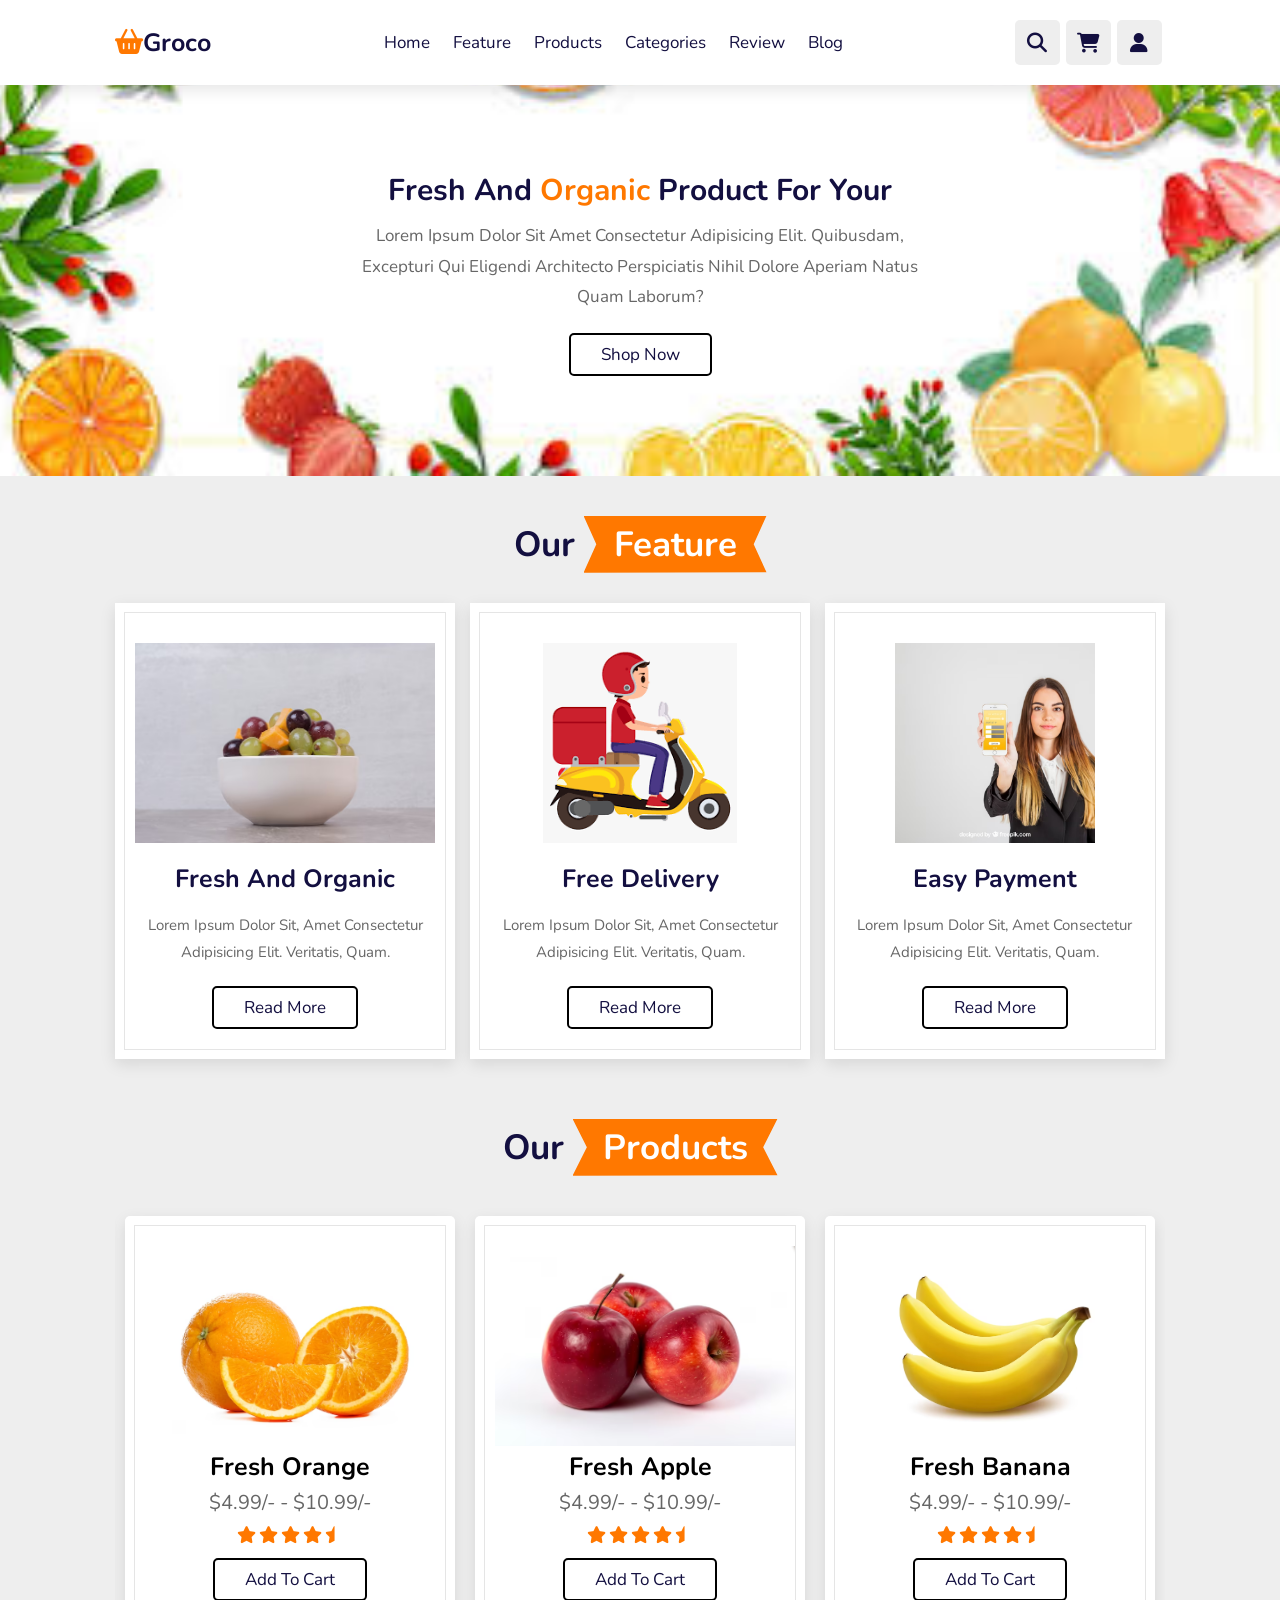
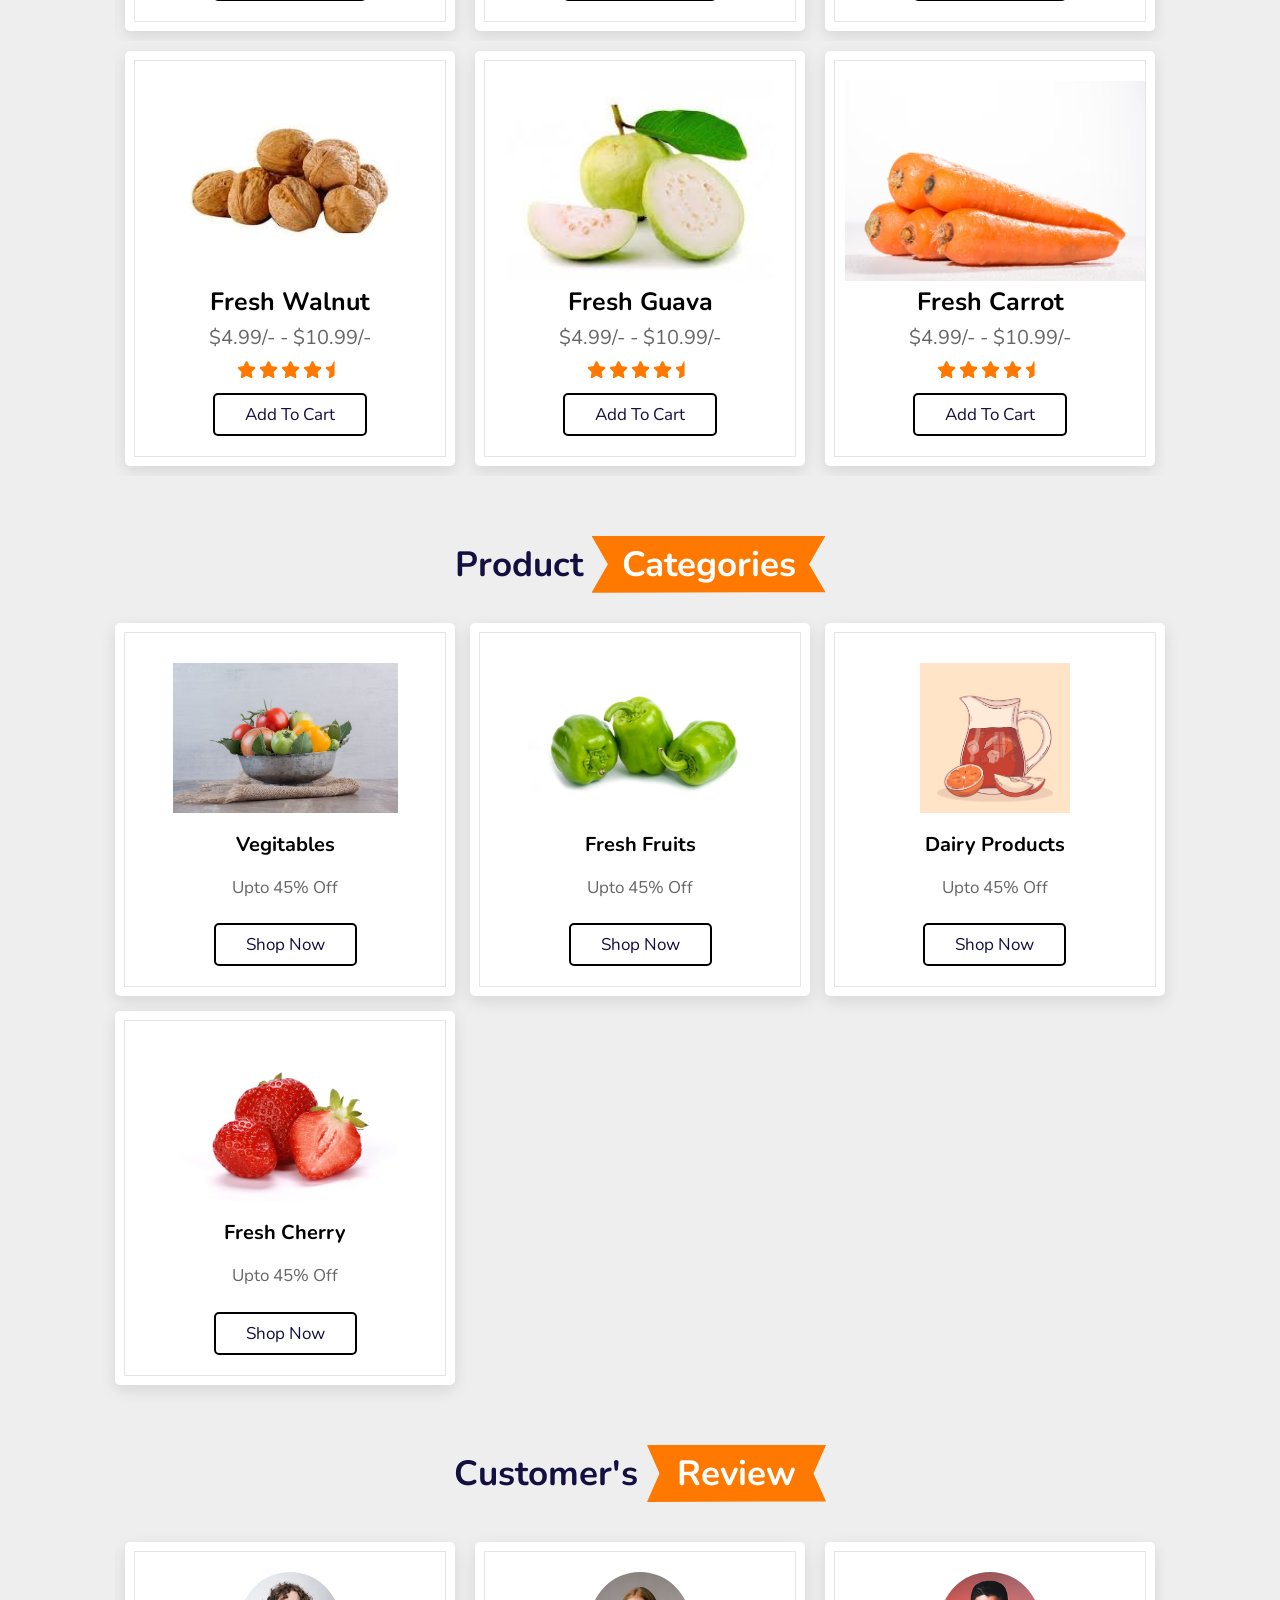
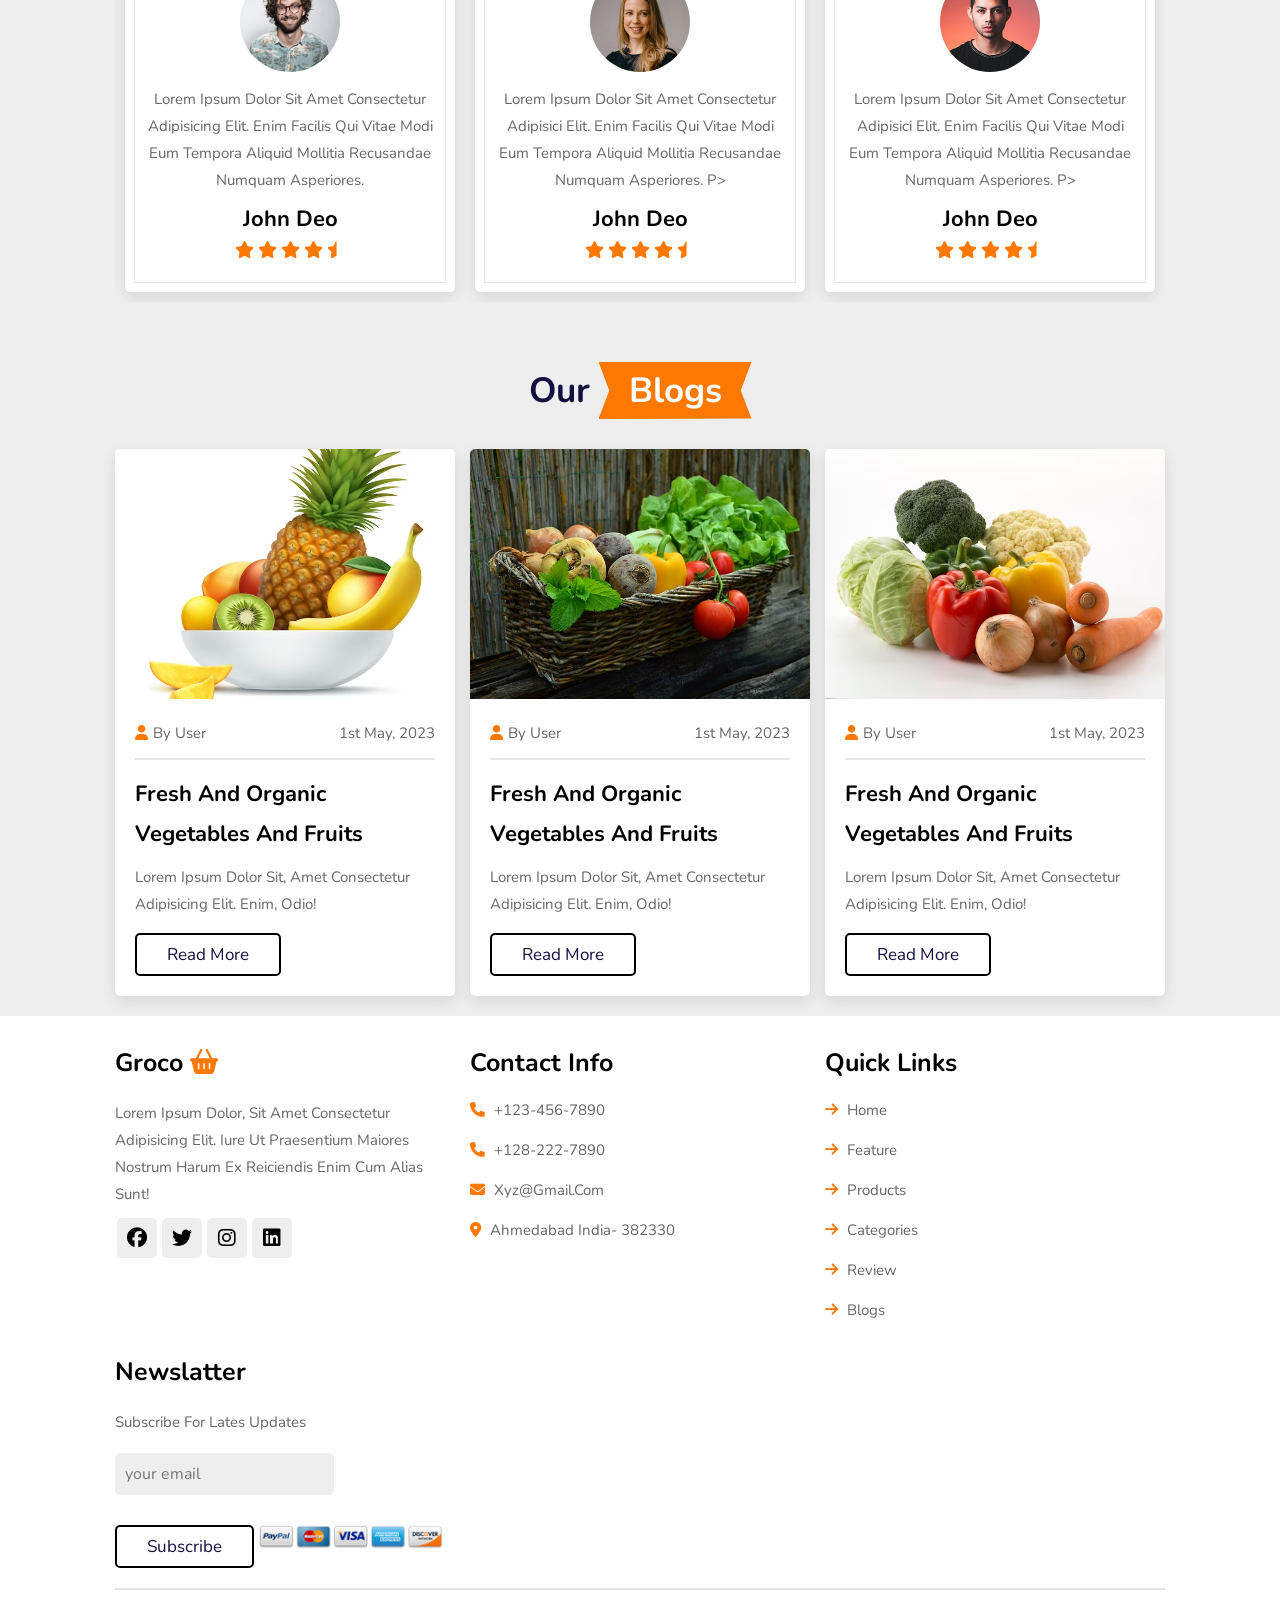
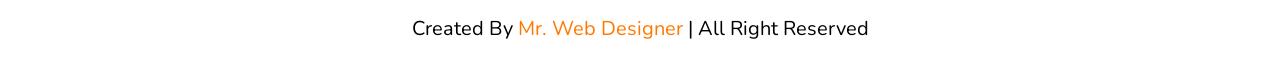
<file: Project/Grocery Store using HTML - CSS - JS/index.html>
<!DOCTYPE html>
<html lang="en">

<head>
    <meta charset="UTF-8">
    <meta name="viewport" content="width=device-width, initial-scale=1.0">
    <title>Grocery Store</title>
    <link rel="stylesheet" href="CSS/style.css">
    <link rel="stylesheet" href="https://cdnjs.cloudflare.com/ajax/libs/font-awesome/6.5.1/css/all.min.css"
        integrity="sha512-DTOQO9RWCH3ppGqcWaEA1BIZOC6xxalwEsw9c2QQeAIftl+Vegovlnee1c9QX4TctnWMn13TZye+giMm8e2LwA=="
        crossorigin="anonymous" referrerpolicy="no-referrer" />
    <link rel="stylesheet" href="Media Queries/media.css">
    <link rel="stylesheet" href="https://cdn.jsdelivr.net/npm/swiper@11/swiper-bundle.min.css" />

</head>

<body>

    <!-- heading section start -->

    <header class="header">
        <a href="#" class="logo"><i class="fa-solid fa-basket-shopping"></i>groco</a>

        <nav class="navbar">
            <a href="#home">home</a>
            <a href="#feature">feature</a>
            <a href="#products">products</a>
            <a href="#categories">categories</a>
            <a href="#review">review</a>
            <a href="#blog">blog</a>
        </nav>

        <div class="icons">
            <div class="fa-solid fa-bars" id="menu-btn"></div>
            <div class="fa-solid fa-magnifying-glass" id="search-btn"></div>
            <div class="fa-solid fa-cart-shopping" id="cart-btn"></div>
            <div class="fa-solid fa-user" id="login-btn"></div>
        </div>

        <form action="" class="search-form">
            <input type="text" id="search-box" placeholder="search here...">
            <label for="search-box" class="fa-solid fa-magnifying-glass"></label>
        </form>

        <div class="shopping-cart">
            <div class="box">
                <i class="fa-solid fa-trash"></i>
                <img src="Images/cart-image-1.avif" alt="">
                <div class="content">
                    <h3>watermelon</h3>
                    <span class="price">$4.99/-</span>
                    <span class="quantity">qty : 1</span>
                </div>
            </div>

            <div class="box">
                <i class="fa-solid fa-trash"></i>
                <img src="Images/cart-image-2.jpg" alt="">
                <div class="content" style="margin-left: 4rem;">
                    <h3>onion</h3>
                    <span class="price">$4.99/-</span>
                    <span class="quantity">qty : 1</span>
                </div>
            </div>

            <div class="box">
                <i class="fa-solid fa-trash"></i>
                <img src="Images/cart-image-3.jpg" alt="">
                <div class="content">
                    <h3>chiken</h3>
                    <span class="price">$4.99/-</span>
                    <span class="quantity">qty : 1</span>
                </div>
            </div>

            <div class="total">total : $19.69/-</div>
            <a href="#" class="btn">Checkout</a>
        </div>

        <form action="" class="login-form">
            <h3>Login now</h3>
            <input type="email" class="box" placeholder="enter your email">
            <input type="password" class="box" placeholder="your password">
            <p>forgot your password <a href="#">Click here</a> </p>
            <p>don't have an account<a href="#">Create now</a> </p>
            <input type="submit" value="login now" class="btn">
        </form>


    </header>
    <!-- heading section end -->

    <!-- home section start -->
    <section class="home" id="home">
        <div class="content">
            <h3>fresh and <span>organic</span> product for your</h3>
            <p>Lorem ipsum dolor sit amet consectetur adipisicing elit. Quibusdam, excepturi qui eligendi architecto
                perspiciatis nihil dolore aperiam natus quam laborum?</p>
            <a href="#" class="btn">Shop now</a>
        </div>
    </section>
    <!-- home section end -->

    <!-- feature section start -->
    <section class="feature" id="feature">
        <h1 class="heading">Our <span>feature</span></h1>
        <div class="box-container">

            <div class="box">
                <img src="Images/feature-img-1.png" alt="" style="height: 200px;">
                <h3>fresh and organic</h3>
                <p>Lorem ipsum dolor sit, amet consectetur adipisicing elit. Veritatis, quam.</p>
                <a href="#" class="btn">read more</a>
            </div>

            <div class="box">
                <img src="Images/feature-img-2.png" alt="" style="height: 200px;">
                <h3>free delivery</h3>
                <p>Lorem ipsum dolor sit, amet consectetur adipisicing
                    elit. Veritatis, quam.</p>
                <a href="#" class="btn">read more</a>
            </div>

            <div class="box">
                <img src="Images/feature-img-3.png" alt="" style="height: 200px;">
                <h3>easy payment</h3>
                <p>Lorem ipsum dolor sit, amet consectetur adipisicing
                    elit. Veritatis, quam.</p>
                <a href="#" class="btn">read more</a>
            </div>
        </div>
    </section>
    <!-- feature section end -->

    <!-- product section start -->
    <section class="products" id="products">

        <h1 class="heading">our <span>products</span></h1>

        <div class="swiper product-slider">
            <div class="swiper-wrapper">

                <div class="swiper-slide box">
                    <img src="Images/product-1.avif" alt="">
                    <h3>fresh orange</h3>
                    <div class="price"> $4.99/- - $10.99/-</div>
                    <div class="stars">
                        <i class="fa-solid fa-star"></i>
                        <i class="fa-solid fa-star"></i>
                        <i class="fa-solid fa-star"></i>
                        <i class="fa-solid fa-star"></i>
                        <i class="fa-solid fa-star-half"></i>
                    </div>
                    <a href="#" class="btn">add to cart</a>
                </div>

                <div class="swiper-slide box">
                    <img src="Images/product-2.avif" alt="">
                    <h3>fresh apple</h3>
                    <div class="price"> $4.99/- - $10.99/-</div>
                    <div class="stars">
                        <i class="fa-solid fa-star"></i>
                        <i class="fa-solid fa-star"></i>
                        <i class="fa-solid fa-star"></i>
                        <i class="fa-solid fa-star"></i>
                        <i class="fa-solid fa-star-half"></i>
                    </div>
                    <a href="#" class="btn">add to cart</a>
                </div>

                <div class="swiper-slide box">
                    <img src="Images/product-3.avif" alt="">
                    <h3>fresh banana</h3>
                    <div class="price"> $4.99/- - $10.99/-</div>
                    <div class="stars">
                        <i class="fa-solid fa-star"></i>
                        <i class="fa-solid fa-star"></i>
                        <i class="fa-solid fa-star"></i>
                        <i class="fa-solid fa-star"></i>
                        <i class="fa-solid fa-star-half"></i>
                    </div>
                    <a href="#" class="btn">add to cart</a>
                </div>

                <div class="swiper-slide box">
                    <img src="Images/product-4.jpg" alt="">
                    <h3>fresh cabbage</h3>
                    <div class="price"> $4.99/- - $10.99/-</div>
                    <div class="stars">
                        <i class="fa-solid fa-star"></i>
                        <i class="fa-solid fa-star"></i>
                        <i class="fa-solid fa-star"></i>
                        <i class="fa-solid fa-star"></i>
                        <i class="fa-solid fa-star-half"></i>
                    </div>
                    <a href="#" class="btn">add to cart</a>
                </div>
            </div>
        </div>


        <div class="swiper product-slider">
            <div class="swiper-wrapper">
                <div class="swiper-slide box">
                    <img src="Images/product-5.jpg" alt="">
                    <h3>fresh walnut</h3>
                    <div class="price"> $4.99/- - $10.99/-</div>
                    <div class="stars">
                        <i class="fa-solid fa-star"></i>
                        <i class="fa-solid fa-star"></i>
                        <i class="fa-solid fa-star"></i>
                        <i class="fa-solid fa-star"></i>
                        <i class="fa-solid fa-star-half"></i>
                    </div>
                    <a href="#" class="btn">add to cart</a>
                </div>
                <div class="swiper-slide box">
                    <img src="Images/product-6.jpg" alt="">
                    <h3>fresh Guava</h3>
                    <div class="price"> $4.99/- - $10.99/-</div>
                    <div class="stars">
                        <i class="fa-solid fa-star"></i>
                        <i class="fa-solid fa-star"></i>
                        <i class="fa-solid fa-star"></i>
                        <i class="fa-solid fa-star"></i>
                        <i class="fa-solid fa-star-half"></i>
                    </div>
                    <a href="#" class="btn">add to cart</a>
                </div>
                <div class="swiper-slide box">
                    <img src="Images/product-7.avif" alt="">
                    <h3>fresh carrot</h3>
                    <div class="price"> $4.99/- - $10.99/-</div>
                    <div class="stars">
                        <i class="fa-solid fa-star"></i>
                        <i class="fa-solid fa-star"></i>
                        <i class="fa-solid fa-star"></i>
                        <i class="fa-solid fa-star"></i>
                        <i class="fa-solid fa-star-half"></i>
                    </div>
                    <a href="#" class="btn">add to cart</a>
                </div>
                <div class="swiper-slide box">
                    <img src="Images/product-8.jpg" alt="">
                    <h3>fresh babogosha</h3>
                    <div class="price"> $4.99/- - $10.99/-</div>
                    <div class="stars">
                        <i class="fa-solid fa-star"></i>
                        <i class="fa-solid fa-star"></i>
                        <i class="fa-solid fa-star"></i>
                        <i class="fa-solid fa-star"></i>
                        <i class="fa-solid fa-star-half"></i>
                    </div>
                    <a href="#" class="btn">add to cart</a>
                </div>
            </div>
        </div>
    </section>
    <!-- product section end  -->

    <!-- categories section start  -->
    <section class="categories" id="categories">

        <h1 class="heading">Product <span>categories</span></h1>

        <div class="box-container">

            <div class="box">
                <img src="Images/cat-1.avif" alt="">
                <h3>Vegitables</h3>
                <p>upto 45% off</p>
                <a href="#" class="btn">shop now</a>
            </div>

            <div class="box">
                <img src="Images/cat-2.avif" alt="">
                <h3>fresh fruits</h3>
                <p>upto 45% off</p>
                <a href="#" class="btn">shop now</a>
            </div>

            <div class="box">
                <img src="Images/cat-3.avif" alt="">
                <h3>dairy products</h3>
                <p>upto 45% off</p>
                <a href="#" class="btn">shop now</a>
            </div>

            <div class="box">
                <img src="Images/cat-4.avif" alt="">
                <h3>fresh cherry</h3>
                <p>upto 45% off</p>
                <a href="#" class="btn">shop now</a>
            </div>

        </div>
    </section>
    <!-- categories section end  -->

    <!-- review section start -->
    <section class="review" id="review">
        <h1 class="heading">customer's <span>review</span></h1>

        <div class="swiper review-slider">
            <div class="swiper-wrapper ">

                <div class="swiper-slide box">
                    <img src="Images/pic-1.png" alt="">
                    <p>Lorem ipsum dolor sit amet consectetur adipisicing elit. Enim facilis qui vitae modi eum tempora
                        aliquid mollitia recusandae numquam asperiores.</p>
                    <h3>John deo</h3>
                    <div class="stars">
                        <i class="fa-solid fa-star"></i>
                        <i class="fa-solid fa-star"></i>
                        <i class="fa-solid fa-star"></i>
                        <i class="fa-solid fa-star"></i>
                        <i class="fa-solid fa-star-half"></i>
                    </div>
                </div>

                <div class="swiper-slide box">
                    <img src="Images/pic-2.png" alt="">
                    <p>Lorem ipsum dolor sit amet consectetur adipisici
                        elit. Enim facilis qui vitae modi eum tempora
                        aliquid mollitia recusandae numquam asperiores.
                        p>
                    <h3>John deo</h3>
                    <div class="stars">
                        <i class="fa-solid fa-star"></i>
                        <i class="fa-solid fa-star"></i>
                        <i class="fa-solid fa-star"></i>
                        <i class="fa-solid fa-star"></i>
                        <i class="fa-solid fa-star-half"></i>
                    </div>
                </div>

                <div class="swiper-slide box">
                    <img src="Images/pic-3.png" alt="">
                    <p>Lorem ipsum dolor sit amet consectetur adipisici
                        elit. Enim facilis qui vitae modi eum tempora
                        aliquid mollitia recusandae numquam asperiores.
                        p>
                    <h3>John deo</h3>
                    <div class="stars">
                        <i class="fa-solid fa-star"></i>
                        <i class="fa-solid fa-star"></i>
                        <i class="fa-solid fa-star"></i>
                        <i class="fa-solid fa-star"></i>
                        <i class="fa-solid fa-star-half"></i>
                    </div>
                </div>

                <div class="swiper-slide box">
                    <img src="Images/pic-4.png" alt="">
                    <p>Lorem ipsum dolor sit amet consectetur adipisici
                        elit. Enim facilis qui vitae modi eum tempora
                        aliquid mollitia recusandae numquam asperiores.
                        p>
                    <h3>John deo</h3>
                    <div class="stars">
                        <i class="fa-solid fa-star"></i>
                        <i class="fa-solid fa-star"></i>
                        <i class="fa-solid fa-star"></i>
                        <i class="fa-solid fa-star"></i>
                        <i class="fa-solid fa-star-half"></i>
                    </div>
                </div>
            </div>
        </div>
    </section>
    <!-- reviwe section end -->

    <!-- blog section start -->
    <section class="blogs" id="blogs">

        <h1 class="heading">Our <span>blogs</span></h1>

        <div class="box-container">

            <div class="box">
                <img src="Images/blog-1.avif" alt="">
                <div class="content">
                    <div class="icons">
                        <a href="#"> <i class="fa fa-user"></i>by user</a>
                        <a href="#"> <i class="fa fa-calender"></i>1st May, 2023</a>
                    </div>
                    <h3>fresh and organic vegetables and fruits</h3>
                    <p>Lorem ipsum dolor sit, amet consectetur adipisicing elit. Enim, odio!</p>
                    <a href="#" class="btn">read more</a>
                </div>
            </div>

            <div class="box">
                <img src="Images/blog-2.jpg" alt="">
                <div class="content">
                    <div class="icons">
                        <a href="#"> <i class="fa fa-user"></i>by user</a>
                        <a href="#"> <i class="fa fa-calender"></i>1st
                            May, 2023</a>
                    </div>
                    <h3>fresh and organic vegetables and fruits</h3>
                    <p>Lorem ipsum dolor sit, amet consectetur
                        adipisicing elit. Enim, odio!</p>
                    <a href="#" class="btn">read more</a>
                </div>
            </div>

            <div class="box">
                <img src="Images/blog-3.avif" alt="">
                <div class="content">
                    <div class="icons">
                        <a href="#"> <i class="fa fa-user"></i>by user</a>
                        <a href="#"> <i class="fa fa-calender"></i>1st
                            May, 2023</a>
                    </div>
                    <h3>fresh and organic vegetables and fruits</h3>
                    <p>Lorem ipsum dolor sit, amet consectetur
                        adipisicing elit. Enim, odio!</p>
                    <a href="#" class="btn">read more</a>
                </div>
            </div>
        </div>
    </section>

    <!-- blog section end -->

    <!-- footer section start -->
    <section class="footer">

        <div class="box-container">

            <div class="box">
                <h3>groco <i class="fa fa-basket-shopping"></i></h3>
                <p>Lorem ipsum dolor, sit amet consectetur adipisicing elit. Iure ut praesentium maiores nostrum harum
                    ex reiciendis enim cum alias sunt!</p>
                <div class="share">
                    <a href="#" class="fa-brands fa-facebook"></a>
                    <a href="#" class="fa-brands fa-twitter"></a>
                    <a href="#" class="fa-brands fa-instagram"></a>
                    <a href="#" class="fa-brands fa-linkedin"></a>
                </div>
            </div>

            <div class="box">
                <h3>Contact info</h3>
                <a href="#" class="links"><i class="fa-solid fa-phone"></i> +123-456-7890</a>
                <a href="#" class="links"><i class="fa-solid 
                fa-phone"></i> +128-222-7890</a>
                <a href="#" class="links"><i class="fa-solid 
                fa-envelope"></i> xyz@gmail.com</a>
                <a href="#" class="links"><i class="fa-solid 
                fa-map-marker-alt"></i> Ahmedabad India- 382330</a>
            </div>

            <div class="box">
                <h3>Quick links</h3>
                <a href="#" class="links"><i class="fa-solid fa-arrow-right"></i> Home</a>
                <a href="#" class="links"><i class="fa-solid 
                fa-arrow-right"></i> feature</a>
                <a href="#" class="links"><i class="fa-solid 
                fa-arrow-right"></i> products</a>
                <a href="#" class="links"><i class="fa-solid 
                fa-arrow-right"></i> categories</a>
                <a href="#" class="links"><i class="fa-solid 
                fa-arrow-right"></i> review</a>
                <a href="#" class="links"><i class="fa-solid 
                fa-arrow-right"></i> blogs</a>
            </div>

            <div class="box">
                <h3>newslatter</h3>
                <p>Subscribe for lates updates</p>
                <input type="email" class="email" placeholder="your email">
                <input type="submit" class="btn" value="Subscribe">
                <img src="Images/payment.png" alt="" class="payment-img"> 
            </div>
        </div>

        <div class="credit">created by <span>mr. web designer</span> | all right reserved</div>
    </section>




    <!-- footer section end -->














    <!-- js link file -->
    <script src="https://cdn.jsdelivr.net/npm/swiper@11/swiper-bundle.min.js"></script>

    <script>
        let searchForm = document.querySelector('.search-form');

        document.querySelector('#search-btn').onclick = () => {
            searchForm.classList.toggle('active');
            shoppingCart.classList.remove('active');
            loginForm.classList.remove('active');
            navbar.classList.remove('active');
        }

        let shoppingCart = document.querySelector('.shopping-cart');
        document.querySelector('#cart-btn').onclick = () => {
            shoppingCart.classList.toggle('active');
            searchForm.classList.remove('active');
            loginForm.classList.remove('active');
            navbar.classList.remove('active');
        }

        let loginForm = document.querySelector('.login-form');
        document.querySelector('#login-btn').onclick = () => {
            loginForm.classList.toggle('active');
            searchForm.classList.remove('active');
            shoppingCart.classList.remove('active');
            navbar.classList.remove('active');
        }

        let navbar = document.querySelector('.navbar');
        document.querySelector('#menu-btn').onclick = () => {
            navbar.classList.toggle('active');
            searchForm.classList.remove('active');
            shoppingCart.classList.remove('active');
            loginForm.classList.remove('active');
        }

        window.onscroll = () => {
            searchForm.classList.remove('active');
            shoppingCart.classList.remove('active');
            loginForm.classList.remove('active');
            navbar.classList.remove('active');
        }

        // slider
        var swiper = new Swiper(".product-slider", {
            loop: true,
            spaceBetween: 20,
            autoplay: {
                delay: 2000,
                disableOnInteraction: false,
            },
            centeredSlides: true,
            breakpoints: {
                0: {
                    slidesPerView: 1,
                },
                768: {
                    slidesPerView: 2,
                },
                1020: {
                    slidesPerView: 3,
                },
            },
        });

        var swiper = new Swiper(".review-slider", {
            loop: true,
            spaceBetween: 20,
            autoplay: {
                delay: 2000,
                disableOnInteraction: false,
            },
            centeredSlides: true,
            breakpoints: {
                0: {
                    slidesPerView: 1,
                },
                768: {
                    slidesPerView: 2,
                },
                1020: {
                    slidesPerView: 3,
                },
            },
        });


    </script>



</body>

</html>
</file>
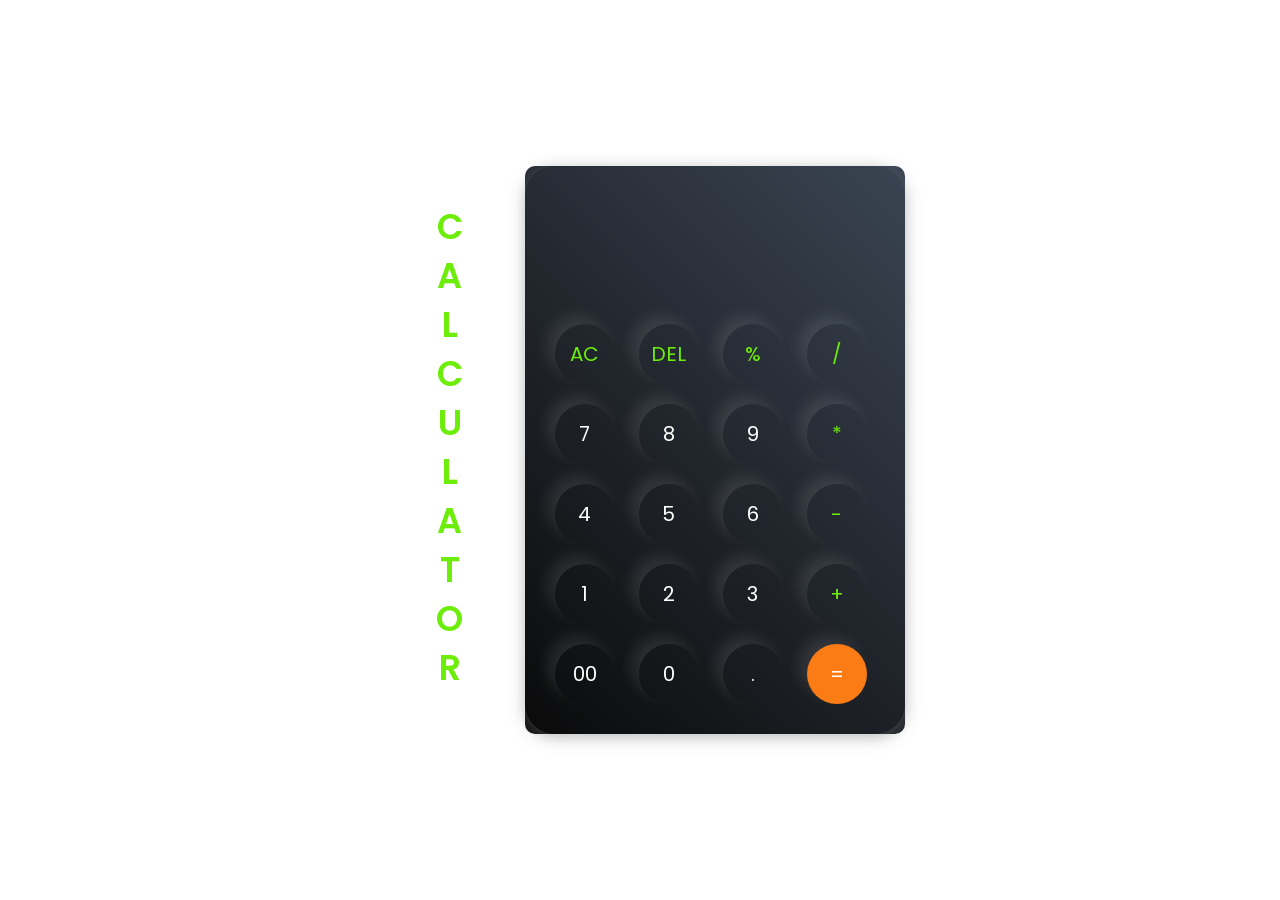
<file: Project/Calculator/cal.html>
<!DOCTYPE html>
<html lang="en">
  <head>
    <meta charset="UTF-8" />
    <meta http-equiv="X-UA-Compatible" content="IE=edge" />
    <meta name="viewport" content="width=device-width, initial-scale=1.0" />
    <link rel="stylesheet" href="style.css">
    <title>Calculator</title>
  </head>
  <body>
    <div class="main">
        <span>CALCULATOR</span>
    </div>
    <div class="container">
      <div class="calculator">
        <input type="text" id="inputBox"/>
        <div>
          <button class="button operator">AC</button>
          <button class="button operator">DEL</button>
          <button class="button operator">%</button>
          <button class="button operator">/</button>
        </div>
        <div>
          <button class="button">7</button>
          <button class="button">8</button>
          <button class="button">9</button>
          <button class="button operator">*</button>
        </div>
        <div>
          <button class="button">4</button>
          <button class="button">5</button>
          <button class="button">6</button>
          <button class="button operator">-</button>
        </div>
        <div>
          <button class="button">1</button>
          <button class="button">2</button>
          <button class="button">3</button>
          <button class="button operator">+</button>
        </div>

        <div>
          <button class="button">00</button>
          <button class="button">0</button>
          <button class="button">.</button>
          <button class="button equalBtn">=</button>
        </div>
      </div>
    </div>

    <script src="cal.js"></script>
  </body>
</html>
</file>
<file: Project/Bootstrap/style.css>
.bg1{
    background-color: rgba(168,215,65,255);
}

@keyframes right{
    from {transform: rotate(0deg);}
    to {transform: rotate(10deg);} 
}

.btn{
    background-color: black;
    color: white;
    border: 2px solid white;
    font-size: 25px;
    transform: rotate(0deg);
    transition: 0.4s;
    
}
.btn:hover{
    /* animation: right 1s; */
    transform: rotate(6deg);
    background-color: white;
    border: 2px solid black;
    box-shadow: 0 5px 10px black;
    color: black;
}
#icon{
    color: rgba(168,215,65,255);
}
.card{
    border: none;
}

.first{
    transform: rotate(0deg);
    transition: 0.4s;
}
.first:hover{
    transform: rotate(-1deg);
}
#row{
    background-color: rgba(168,215,65,255);
}
.item-wrapper{
    overflow: hidden;
    transform: rotate(0deg);
    transition: 0.4s;
}
.item-wrapper:hover{
    transform: rotate(-3deg);
}
#item{
    /* background-color: rgba(238,238,238,255); */
    overflow: hidden;
    transform: rotate(0deg);
    transition: 0.4s;
}
#item:hover{
    box-shadow: 0 5px 10px black;
    transform: rotate(-3deg);
}
.buy{
    background-color: rgba(168,215,65,255) ;
    color: black;
}
#box{
    overflow: hidden;
    position: relative;
}
#you{
    position: absolute;
    top: 38%;
    left: 45%;
    color: rgba(168,215,65,255);
}
#you:hover{
    color: rgba(168,215,65,0.8);
}
textarea{
    height: 200px;
}
input{
    height: 60px;
}
</file>
<file: Project/Grocery Store using HTML - CSS - JS/CSS/style.css>
@import url('https://fonts.googleapis.com/css2?family=Nunito:wght@100;200;300;400;500;600&display=swap');

*:root {
    --orange: #ff7800;
    --black: #130f40;
    --light-color: #666;
    --box-shadow: 0 .5rem 1.5rem rgba(0, 0, 0, .1);
    --border: .2rem solid rgba(0, 0, 0, .1);
    --outline: .1rem solid rgba(0, 0, 0, .1);
    --outline-hover: .2rem solid var(--black);
}

* {
    margin: 0;
    padding: 0;
    box-sizing: border-box;
    /* outline: none; */
    border: none;
    text-decoration: none;
    text-transform: capitalize;
    transition: all .2s linear;
    font-family: 'Nunito', sans-serif;

}

html {
    font-size: 62.5%;
    /* overflow: hidden; */
    scroll-behavior: smooth;
    scroll-padding-top: 7rem;
}

body {
    background: #eee;
}

section {
    padding: 2rem 9%;
}

.heading {
    text-align: center;
    padding: 2rem 0;
    padding-bottom: 3rem;
    font-size: 3.5rem;
    color: var(--black);
}

.heading span {
    background: #ff7800;
    color: #fff;
    display: inline-block;
    padding: .5rem 3rem;
    clip-path: polygon(100% 0, 93% 50%, 100% 99%, 0% 100%, 7% 50%, 0% 0%);
}

.btn {
    margin-top: 1rem;
    display: inline-block;
    padding: 0.8rem 3rem;
    font-size: 1.7rem;
    border-radius: 0.5rem;
    border: .2rem solid black;
    color: var(--black);
    cursor: pointer;
    background: none;
}

.btn:hover {
    background: #ff7800;
    color: #fff;
}

.header {
    position: fixed;
    top: 0;
    left: 0;
    right: 0;
    z-index: 1000;
    display: flex;
    align-items: center;
    justify-content: space-between;
    padding: 2rem 9%;
    background: #fff;
    box-shadow: var(--box-shadow);
}

.header .logo {
    font-size: 2.5rem;
    font-weight: bolder;
    color: var(--black);
}

.header .logo i {
    color: #ff7800;
}

.header .navbar a {
    font-size: 1.7rem;
    margin: 0 1rem;
    color: var(--black);
}

.header .navbar a:hover {
    color: #ff7800;
}

.header .icons div {
    height: 4.5rem;
    width: 4.5rem;
    line-height: 4.5rem;
    border-radius: .5rem;
    background: #eee;
    color: var(--black);
    font-size: 2rem;
    margin-right: .3rem;
    cursor: pointer;
    text-align: center;
}

.header .icons div:hover {
    background: #ff7800;
    color: #fff;
}

#menu-btn {
    display: none;
}

.header .search-form {
    position: absolute;
    top: 110%;
    right: -110%;
    width: 50rem;
    height: 5rem;
    background: #fff;
    border-radius: .5rem;
    overflow: hidden;
    display: flex;
    align-items: center;
    box-shadow: var(--box-shadow);
}

.header .search-form.active {
    right: 2rem;
    transition: .4s linear;
}

.header .search-form input {
    height: 100%;
    width: 100%;
    background: none;
    text-transform: none;
    font-size: 1.6rem;
    color: var(--black);
    padding: 0 1.5rem;
}

.header .search-form label {
    font-size: 2.2rem;
    padding-right: 1.5rem;
    color: var(--black);
    cursor: pointer;
}

.header .search-form label:hover {
    color: #ff7800;
}

.header .shopping-cart {
    position: absolute;
    top: 110%;
    right: -110%;
    padding: 1rem;
    border-radius: .5rem;
    box-shadow: var(--box-shadow);
    width: 35rem;
    background: #fff;
}

.header .shopping-cart.active {
    right: 2rem;
    transition: .4s linear;
}

.header .shopping-cart .box {
    display: flex;
    align-items: center;
    gap: 1rem;
    position: relative;
    margin: 1rem 0;
}

.header .shopping-cart .box img {
    height: 8rem;
}

.header .shopping-cart .box .fa-trash {
    font-size: 2rem;
    position: absolute;
    top: 50%;
    right: 2rem;
    cursor: pointer;
    color: var(--light-color);
    transform: translateY(-50%);
}

.header .shopping-cart .box .fa-trash:hover {
    color: #ff7800;
}

.header .shopping-cart .box .content h3 {
    color: var(--black);
    font-size: 1.5rem;
    padding-bottom: 1rem;
}

.header .shopping-cart .box .content span {
    color: var(--light-color);
    font-size: 1.2rem;
}

.header .shopping-cart .box .content .quantity {
    padding-left: 1rem;
}

.header .shopping-cart .total {
    font-size: 2.5rem;
    padding: 1rem 0;
    text-align: center;
    color: var(--black);
}

.header .shopping-cart .btn {
    display: block;
    text-align: center;
    margin: 1rem;
}

.header .login-form {
    position: absolute;
    top: 110%;
    right: -110%;
    width: 30rem;
    box-shadow: var(--box-shadow);
    padding: 2rem;
    border-radius: 0.5rem;
    background: #fff;
    text-align: center;
}

.header .login-form.active {
    right: 2rem;
    transition: .4s linear;
}

.header .login-form h3 {
    font-size: 2.5rem;
    text-transform: uppercase;
    color: var(--black);
}

.header .login-form .box {
    width: 100%;
    margin: .7rem 0;
    background: #eee;
    border-radius: 0.5rem;
    padding: 1rem;
    font-size: 1.6rem;
    color: var(--black);
    text-transform: none;
}

.header .login-form p {
    font-size: 1.4rem;
    padding: 0.5rem 0;
    color: var(--light-color);
}

.header .login-form p a {
    color: #ff7800;
    text-decoration: underline;
}

/* home section start */
.home {
    display: flex;
    align-items: center;
    justify-content: center;
    background: url(../Images/banner-bg.jpg) no-repeat;
    background-position: center;
    background-size: cover;
    padding-top: 17rem;
    padding-bottom: 10rem;
}

.home .content {
    text-align: center;
    width: 60rem;
}

.home .content h3 {
    color: var(--black);
    font-size: 3rem;
}

.home .content h3 span {
    color: #ff7800;
}

.home .content p {
    color: var(--light-color);
    font-size: 1.7rem;
    padding: 1rem 0;
    line-height: 1.8;
}

/* home section end */

/* feature section start */

.feature .box-container {
    display: grid;
    grid-template-columns: repeat(auto-fit, minmax(30rem, 1fr));
    gap: 1.5rem;
}

.feature .box-container .box {
    padding: 3rem 2rem;
    background: #fff;
    outline: .1rem solid rgba(0, 0, 0, .1);
    outline-offset: -1rem;
    text-align: center;
    box-shadow: var(--box-shadow);
}

.feature .box-container .box:hover {
    outline: 0.2rem solid black;
    outline-offset: 0rem;
}

.feature .box-container .box img {
    margin: 1rem 0;
    height: 15rem;
}

.feature .box-container .box h3 {
    font-size: 2.5rem;
    line-height: 1.8;
    color: var(--black);
}

.feature .box-container .box p {
    font-size: 1.5rem;
    line-height: 1.8;
    padding: 1rem 0;
    color: var(--light-color);
}

/* feature section end */

/* product section start */
.products .product-slider {
    padding: 1rem;
}

.products .product-slider:first-child {
    margin-bottom: 2rem;
}

.products .product-slider .box {
    background: #fff;
    border-radius: 0.5rem;
    text-align: center;
    padding: 3rem 2rem;
    outline-offset: -1rem;
    outline: .1rem solid rgba(0, 0, 0, .1);
    box-shadow: 0 .5rem 1.5rem rgba(0, 0, 0, .1);
    transition: .2s linear;
}

.products .product-slider .box:hover {
    outline-offset: 0rem;
    outline: 0.2rem solid black;
}

.products .product-slider .box img {
    height: 20rem;
}

.products .product-slider .box h3 {
    font-size: 2.5rem;
    color: black;
}

.products .product-slider .box .price {
    font-size: 2rem;
    color: #666;
    padding: .5rem 0;
}

.products .product-slider .box .stars i {
    font-size: 1.7rem;
    color: #ff7800;
    padding: .5rem 0;
}

/* product section end */
/* categories section start  */
.categories .box-container {
    display: grid;
    grid-template-columns: repeat(auto-fit, minmax(26rem, 1fr));
    gap: 1.5rem;
}

.categories .box-container .box {
    padding: 3rem 2rem;
    border-radius: .5rem;
    background: #fff;
    box-shadow: 0 .5rem 1.5rem rgba(0, 0, 0, .1);
    outline: .1rem solid rgba(0, 0, 0, .1);
    outline-offset: -1rem;
    text-align: center;
}

.categories .box-container .box:hover {
    outline-offset: 0rem;
    outline: 0.2rem solid black;
}

.categories .box-container .box img {
    height: 15rem;
    margin: 1rem 0;
}

.categories .box-container .box h3 {
    font-size: 2rem;
    color: black;
    line-height: 1.8;
}

.categories .box-container .box p {
    font-size: 1.7rem;
    color: #666;
    line-height: 1.8;
    padding: 1rem 0;
}

/* categories section end  */

/* review section start */
.review .review-slider {
    padding: 1rem;
}

.review .review-slider .box {
    padding: 3rem 2rem;
    border-radius: .5rem;
    background: #fff;
    box-shadow: 0 .5rem 1.5rem rgba(0, 0, 0, .1);
    outline: .1rem solid rgba(0, 0, 0, .1);
    outline-offset: -1rem;
    text-align: center;
    transition: .2s linear;
}

.review .review-slider .box:hover {
    outline-offset: 0rem;
    outline: 0.2rem solid black;
}

.review .review-slider .box img {
    height: 10rem;
    width: 10rem;
    border-radius: 50%;
}

.review .review-slider .box p {
    padding: 1rem 0;
    line-height: 1.8;
    color: #666;
    font-size: 1.5rem;
}

.review .review-slider .box h3 {
    padding-bottom: .5rem;
    color: black;
    font-size: 2.2rem;
}

.review .review-slider .box .stars {
    color: #ff7800;
    font-size: 1.7rem;
}

/* reviwe section end */

/* blog section start */
.blogs .box-container {
    display: grid;
    grid-template-columns: repeat(auto-fit, minmax(26rem, 1fr));
    gap: 1.5rem;
}

.blogs .box-container .box {
    overflow: hidden;
    border-radius: .5rem;
    box-shadow: 0 .5rem 1.5rem rgba(0, 0, 0, .1);
    background: #fff;
}

.blogs .box-container .box img {
    height: 25rem;
    width: 100%;
    object-fit: cover;
}

.blogs .box-container .box .content {
    padding: 2rem;
}

.blogs .box-container .box .content .icons {
    display: flex;
    align-items: center;
    justify-content: space-between;
    padding-bottom: 1.5rem;
    margin-bottom: 1rem;
    border-bottom: .2rem solid rgba(0, 0, 0, .1);
}

.blogs .box-container .box .content .icons a {
    color: #666;
    font-size: 1.5rem;
}

.blogs .box-container .box .content .icons a:hover {
    color: black;
}

.blogs .box-container .box .content .icons a i {
    color: #ff7800;
    padding-right: .5rem;
}

.blogs .box-container .box .content h3 {
    line-height: 1.8;
    color: black;
    font-size: 2.2rem;
    padding: 0.5rem 0;
}

.blogs .box-container .box .content p {
    line-height: 1.8;
    color: #666;
    font-size: 1.5rem;
    padding: 0.5rem 0;
}

/* blog section end */

/* footer section start */
.footer {
    background: #fff;
}

.footer .box-container {
    display: grid;
    grid-template-columns: repeat(auto-fit, minmax(26rem, 1fr));
    gap: 1.5rem;
}

.footer .box-container .box h3 {
    font-size: 2.5rem;
    color: black;
    padding: 1rem 0;
}

.footer .box-container .box h3 i {
    color: #ff7800;
}

/* .footer .box-container .box a { */
    /* display: block; */
    /* font-size: 1.5rem; */
    /* color: #666; */
    /* padding: 1rem 0; */
/* } */
/*  */
/* .footer .box-container .box a i { */
    /* color: #ff7800; */
    /* padding-right: .5rem; */
/* } */
/*  */
/* .footer .box-container .box a:hover i { */
    /* padding-right: 2rem; */
/* } */

.footer .box-container .box p {
    line-height: 1.8;
    font-size: 1.5rem;
    color: #666;
    padding: 1rem 0;
}

.footer .box-container .box .share a {
    height: 4rem;
    width: 4rem;
    line-height: 4rem;
    border-radius: .5rem;
    font-size: 2rem;
    color: black;
    margin-left: .2rem;
    background: #eee;
    text-align: center;
}

.footer .box-container .box .share a:hover {
    background: #ff7800;
    color: white;
}

.footer .box-container .box .links {
    display: block;
    font-size: 1.5rem;
    color: #666;
    padding: 1rem 0;
}

.footer .box-container .box .links i {
    color: #ff7800;
    padding-right: .5rem;
}

.footer .box-container .box .links:hover i {
    padding-right: 2rem;
}

.footer .box-container .box .email {
    margin: .7rem 0;
    padding: 1rem;
    border-radius: .5rem;
    background: #eee;
    font-size: 1.6rem;
    color: black;
    text-transform: none;
}

.footer .box-container .box .payment-img {
    margin-top: 2rem;
    height: 3rem;
}
.footer .credit
{
    text-align: center;
    margin-top: 2rem;
    padding: 2rem 1rem;
    padding-top: 2.5rem;
    font-size: 2rem;
    color: black;
    border-top: .2rem solid rgba(0, 0, 0, .1);
}
.footer .credit span
{
    color: #ff7800;
}



/* footer section end */
</file>
<file: Project/Grocery Store using HTML - CSS - JS/Media Queries/media.css>
@media (max-width:991px)
{
    html
    {
        font-size: 55%;
    }
    .header
    {
        padding: 2rem;
    }
    section
    {
         padding: 2rem;
    }
}
@media (max-width:768px)
{
    #menu-btn
    {
        display: inline-block;
    }
    .header .search-form
    {
        width: 90%;
    }
    .header .navbar
    {   
        position: absolute;
        top: 110%;
        right: -110%;
        width: 30rem;
        box-shadow: var(--box-shadow);
        border-radius: .5rem;
        background: #fff;
    }
    .header .navbar.active
    {
        right: 2rem;
        transition: .4s linear;
    }
    .header .navbar a
    {
        font-size: 2rem;
        margin: 2rem 2.5rem;
        display: block;
    }
}

@media (max-width:450px)
{
    html
    {
        font-size: 50%;
    }
    .heading
    {
        font-size: 2.5rem;
    }
    .footer
    {
        text-align: center;
    }
}
</file>
<file: Project/Calculator/style.css>
@import url('https://fonts.googleapis.com/css2?family=Poppins:wght@500&display=swap');

* {
    margin: 0;
    padding: 0;
    box-sizing: border-box;
    font-family: 'Poppins', sans-serif;
}

body {
    /* width: 100%; */
    height: 100vh;
    display: flex;
    justify-content: center;
    align-items: center;
}

.main span {
    text-orientation: upright;
    writing-mode: vertical-lr;
    text-transform: uppercase;
    font-size: 35px;
    font-weight: 600;
    padding: 3rem;
    color: #6dee0a;
}

.container {
    background: linear-gradient(45deg, #0a0a0a, #3a4452);
    border-radius: 10px;
}

.calculator {
    /* border: 1px solid #717377; */
    padding: 20px;
    border-radius: 30px;
    background: transparent;
    box-shadow: 0px 3px 15px rgba(113, 115, 119, 0.5);
}

input {
    width: 320px;
    border: none;
    padding: 24px;
    margin: 10px;
    background: transparent;
    box-shadow: 0px 3px 15px rgbs(84, 84, 84, 0.1);
    font-size: 40px;
    text-align: right;
    cursor: pointer;
    color: #ffffff;
}
button {
    border: none;
    width: 60px;
    height: 60px;
    margin: 10px;
    border-radius: 50%;
    background: transparent;
    color: #ffffff;
    font-size: 20px;
    box-shadow: -8px -8px 15px rgba(255, 255, 255, 0.1);
    cursor: pointer;
}

.equalBtn {
    background-color: #fb7c14;
}

.operator {
    color: #6dee0a;
}
</file>
